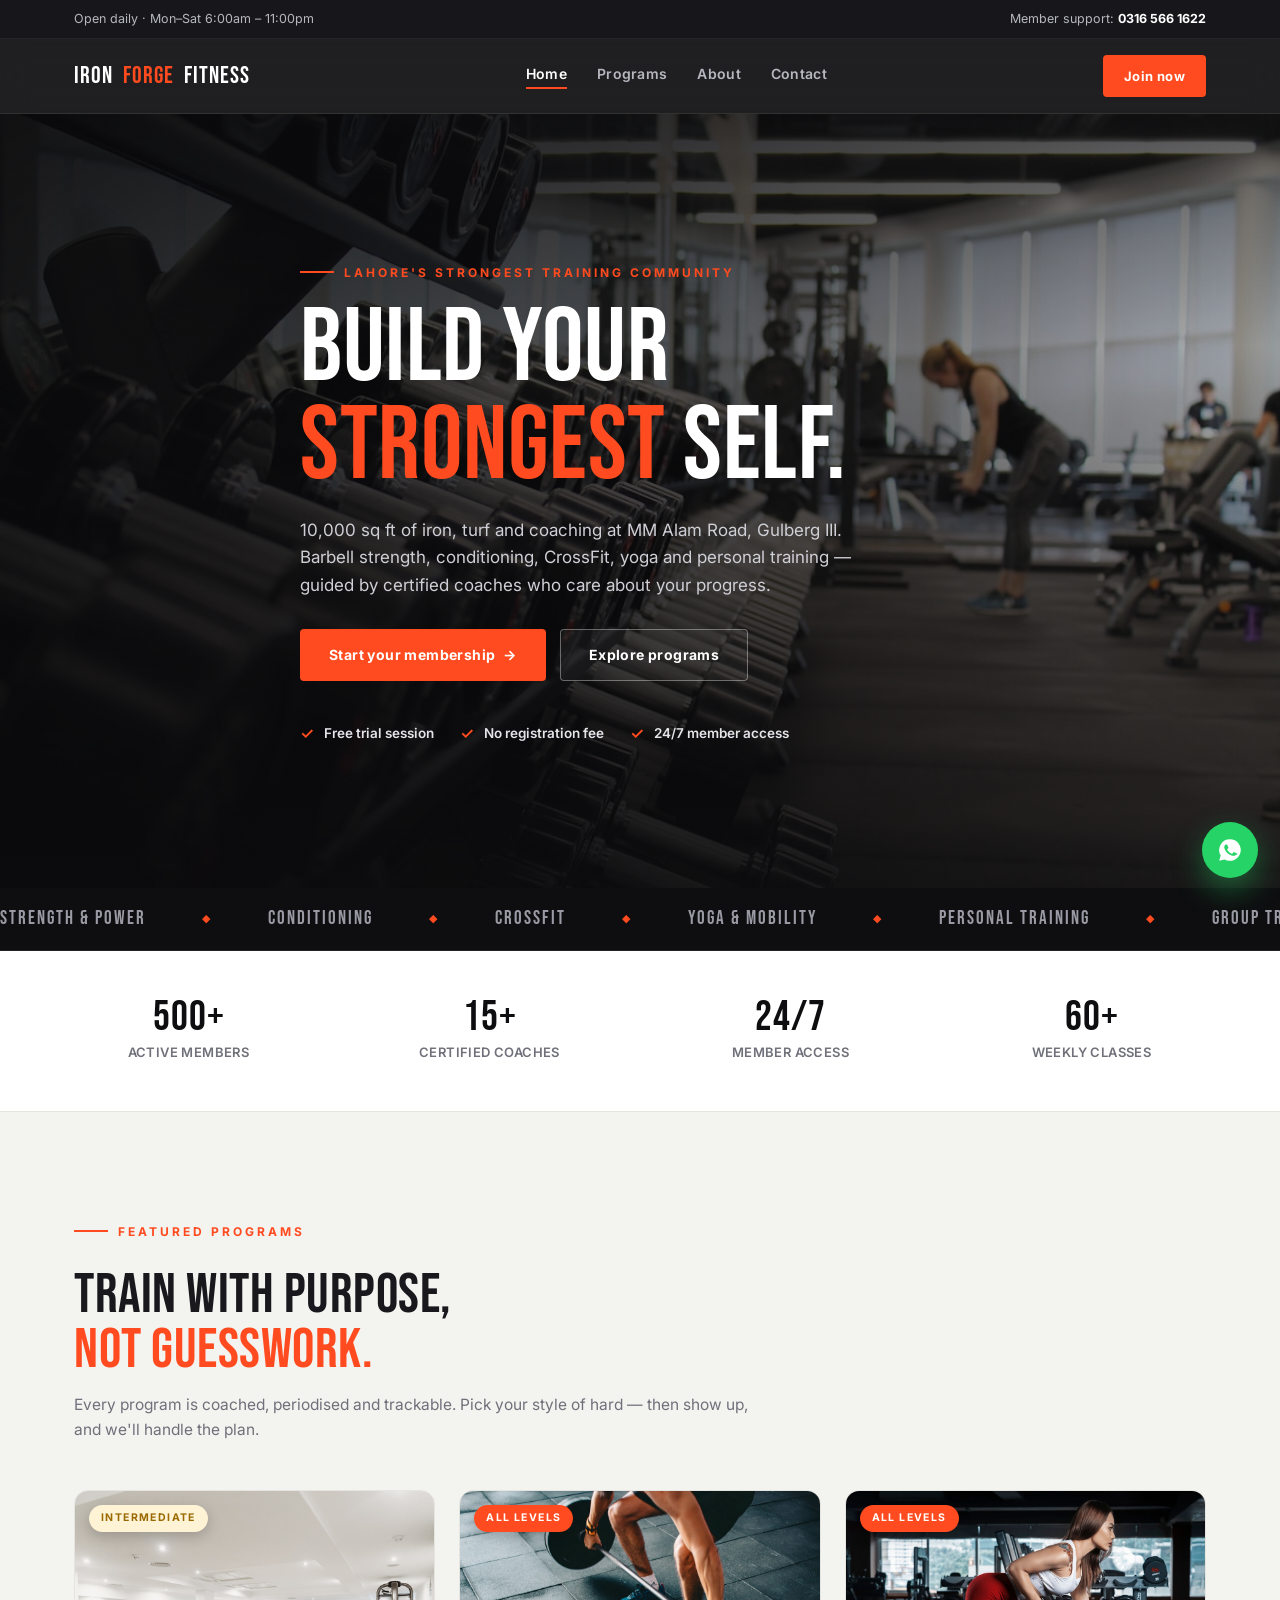
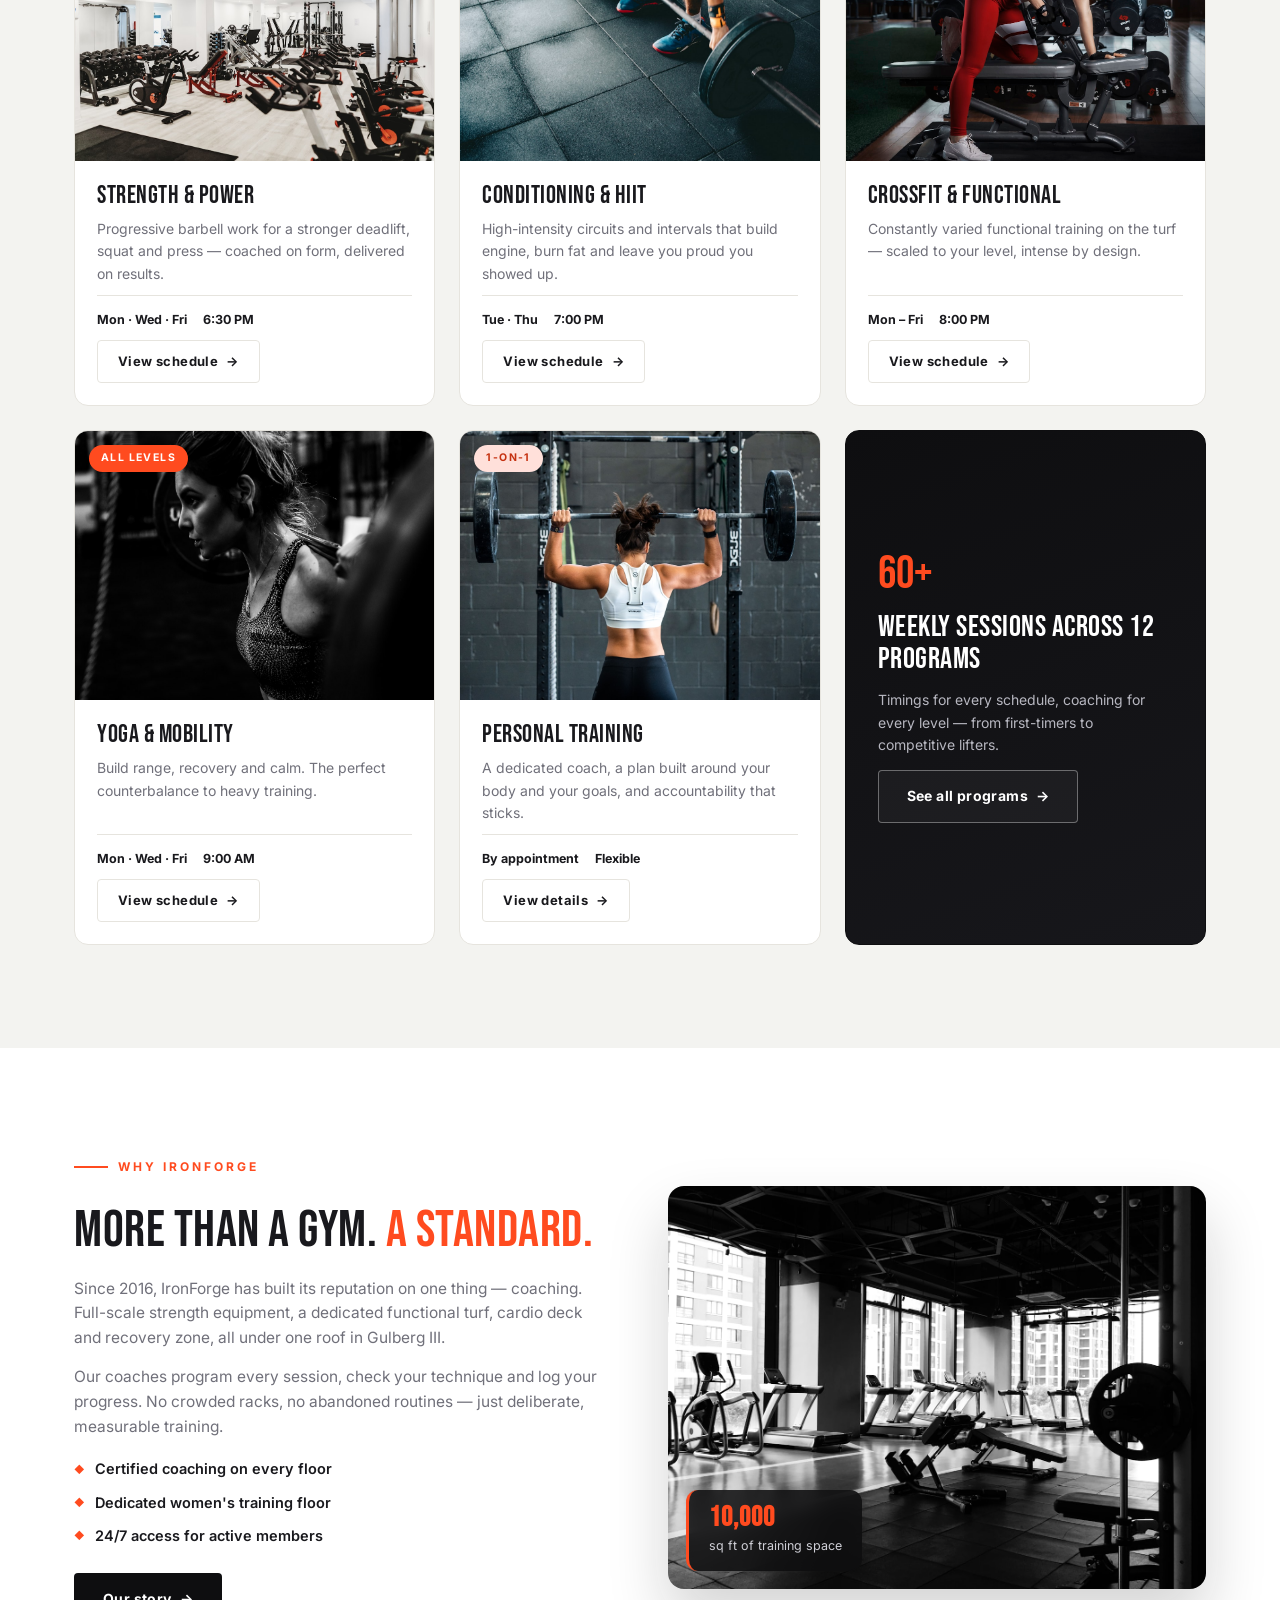
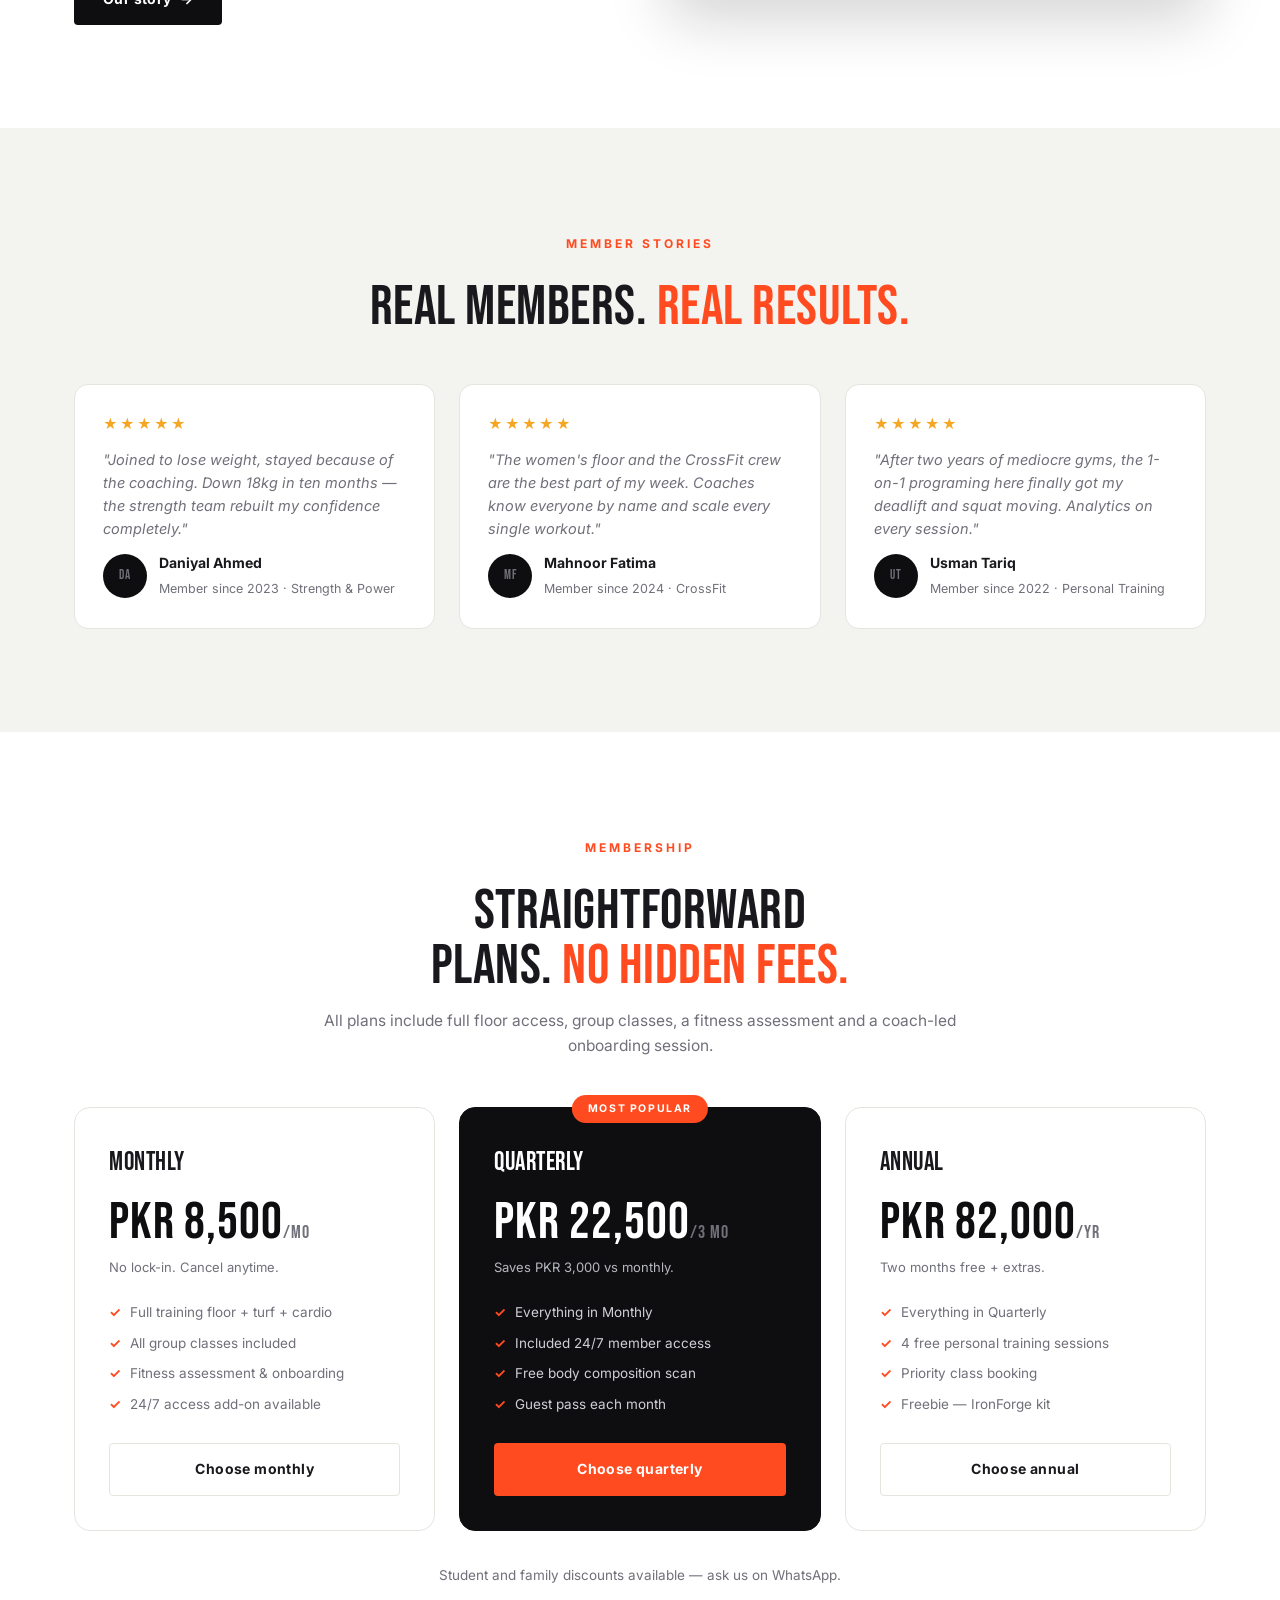
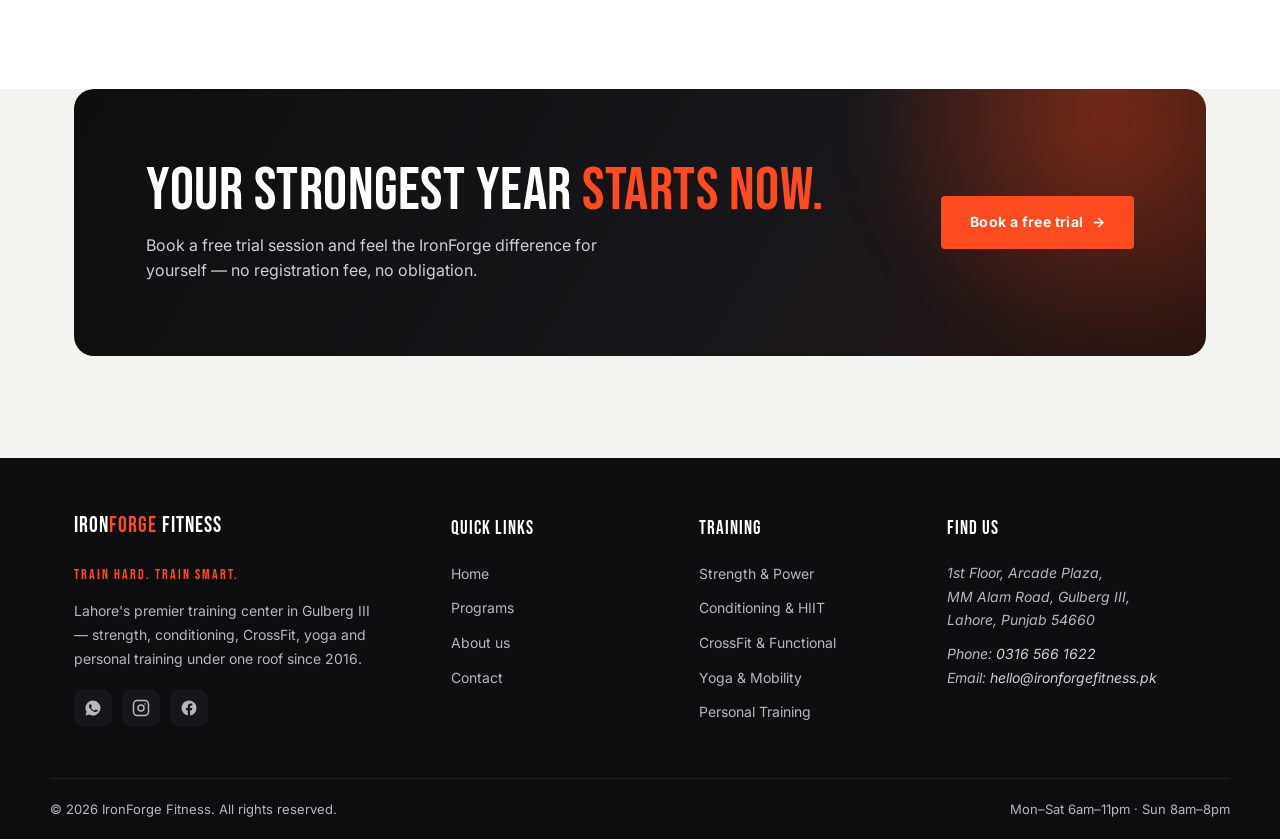
<file: index.html>
<!DOCTYPE html>
<html lang="en">
<head>
<meta charset="UTF-8" />
<meta name="viewport" content="width=device-width, initial-scale=1.0" />
<link rel="icon" type="image/svg+xml" href="/favicon.svg" />
<title>IronForge Fitness — Premier Gym &amp; Training Center in Lahore</title>
<meta name="description" content="IronForge Fitness — Lahore's premium training center in Gulberg III. Strength, conditioning, CrossFit, yoga and personal training with certified coaches, open 24/7." />
<meta name="theme-color" content="#0E0E10" />
<link rel="preconnect" href="https://fonts.googleapis.com" />
<link rel="preconnect" href="https://fonts.gstatic.com" crossorigin />
<link href="https://fonts.googleapis.com/css2?family=Bebas+Neue&family=Inter:wght@400;500;600;700;800&display=swap" rel="stylesheet" />
<link rel="stylesheet" href="css/style.css" />
</head>
<body>
<div class="sp" id="sp" aria-hidden="true"></div>
<a class="skip" href="#main">Skip to content</a>

<div class="top-bar"><div class="container"><span>Open daily · Mon–Sat 6:00am – 11:00pm</span><span>Member support: <a href="tel:+923165661622"><strong>0316 566 1622</strong></a></span></div></div>

<header id="site-header">
  <div class="container nav">
    <a class="brand" href="index.html">IRON<span>FORGE</span> FITNESS</a>
    <nav class="nav-links" id="nav-links" aria-label="Primary">
      <a href="index.html" aria-current="page">Home</a>
      <a href="programs.html">Programs</a>
      <a href="about.html">About</a>
      <a href="contact.html">Contact</a>
    </nav>
    <a class="btn btn-accent btn-sm" href="https://wa.me/923165661622?text=Hello%20IronForge%20Fitness!%20I'm%20interested%20in%20your%20membership%20plans." target="_blank" rel="noopener">Join now</a>
    <button class="nav-toggle" id="nav-toggle" aria-expanded="false" aria-controls="nav-links" aria-label="Toggle navigation menu">
      <span></span><span></span><span></span>
    </button>
  </div>
</header>

<main id="main">
  <section class="hero">
    <div class="hero-bg" aria-hidden="true" style="background-image:url('images/gym-01.jpg')"></div>
    <div class="container">
      <div class="hero-inner">
        <span class="kicker rise" style="--d:.05s">Lahore's strongest training community</span>
        <h1 class="rise" style="--d:.15s">BUILD YOUR <span>STRONGEST</span> SELF.</h1>
        <p class="rise" style="--d:.25s">10,000 sq ft of iron, turf and coaching at MM Alam Road, Gulberg III. Barbell strength, conditioning, CrossFit, yoga and personal training — guided by certified coaches who care about your progress.</p>
        <div class="hero-actions rise" style="--d:.35s">
          <a class="btn btn-accent" href="https://wa.me/923165661622?text=Hello%20IronForge%20Fitness!%20I'm%20interested%20in%20your%20membership%20plans." target="_blank" rel="noopener">Start your membership <span class="arr">→</span></a>
          <a class="btn btn-ghost" href="programs.html">Explore programs</a>
        </div>
        <div class="hero-proof rise" style="--d:.45s">
          <div><span class="chk">✓</span> Free trial session</div>
          <div><span class="chk">✓</span> No registration fee</div>
          <div><span class="chk">✓</span> 24/7 member access</div>
        </div>
      </div>
    </div>
  </section>

  <div class="marquee" aria-hidden="true">
    <div class="marquee-track">
      <span>Strength &amp; Power</span><span>Conditioning</span><span>CrossFit</span><span>Yoga &amp; Mobility</span><span>Personal Training</span><span>Group Training</span><span>Women's Training</span>
      <span>Strength &amp; Power</span><span>Conditioning</span><span>CrossFit</span><span>Yoga &amp; Mobility</span><span>Personal Training</span><span>Group Training</span><span>Women's Training</span>
    </div>
  </div>

  <div class="stats"><div class="container stats-grid">
    <div class="stat"><strong data-count="500" data-suffix="+">500+</strong><span>Active members</span></div>
    <div class="stat"><strong data-count="15" data-suffix="+">15+</strong><span>Certified coaches</span></div>
    <div class="stat"><strong>24/7</strong><span>Member access</span></div>
    <div class="stat"><strong data-count="60" data-suffix="+">60+</strong><span>Weekly classes</span></div>
  </div></div>

  <section id="programs">
    <div class="container">
      <div class="sec-head reveal">
        <span class="kicker">Featured programs</span>
        <h2>Train with purpose, <span>not guesswork.</span></h2>
        <p>Every program is coached, periodised and trackable. Pick your style of hard — then show up, and we'll handle the plan.</p>
      </div>
      <div class="feat-grid">
        <article class="prog reveal">
          <a class="prog-media" href="programs.html"><img src="images/gym-04.jpg" alt="Member pressing a loaded barbell in the strength zone at IronForge Fitness" loading="lazy" /><span class="tag intermediate">Intermediate</span></a>
          <div class="prog-body">
            <h3>Strength &amp; Power</h3>
            <p>Progressive barbell work for a stronger deadlift, squat and press — coached on form, delivered on results.</p>
            <div class="prog-meta"><span><b>Mon · Wed · Fri</b></span><span><b>6:30 PM</b></span></div>
            <a class="btn btn-soft btn-sm" href="programs.html#strength">View schedule <span class="arr">→</span></a>
          </div>
        </article>
        <article class="prog reveal">
          <a class="prog-media" href="programs.html"><img src="images/gym-10.jpg" alt="Spin class underway on the cardio deck at IronForge Fitness" loading="lazy" /><span class="tag all">All levels</span></a>
          <div class="prog-body">
            <h3>Conditioning &amp; HIIT</h3>
            <p>High-intensity circuits and intervals that build engine, burn fat and leave you proud you showed up.</p>
            <div class="prog-meta"><span><b>Tue · Thu</b></span><span><b>7:00 PM</b></span></div>
            <a class="btn btn-soft btn-sm" href="programs.html#conditioning">View schedule <span class="arr">→</span></a>
          </div>
        </article>
        <article class="prog reveal">
          <a class="prog-media" href="programs.html"><img src="images/gym-09.jpg" alt="Athletes moving through a functional CrossFit circuit at IronForge Fitness" loading="lazy" /><span class="tag all">All levels</span></a>
          <div class="prog-body">
            <h3>CrossFit &amp; Functional</h3>
            <p>Constantly varied functional training on the turf — scaled to your level, intense by design.</p>
            <div class="prog-meta"><span><b>Mon – Fri</b></span><span><b>8:00 PM</b></span></div>
            <a class="btn btn-soft btn-sm" href="programs.html#crossfit">View schedule <span class="arr">→</span></a>
          </div>
        </article>
        <article class="prog reveal">
          <a class="prog-media" href="programs.html"><img src="images/gym-11.jpg" alt="Member stretching in a yoga and mobility class at IronForge Fitness" loading="lazy" /><span class="tag all">All levels</span></a>
          <div class="prog-body">
            <h3>Yoga &amp; Mobility</h3>
            <p>Build range, recovery and calm. The perfect counterbalance to heavy training.</p>
            <div class="prog-meta"><span><b>Mon · Wed · Fri</b></span><span><b>9:00 AM</b></span></div>
            <a class="btn btn-soft btn-sm" href="programs.html#yoga">View schedule <span class="arr">→</span></a>
          </div>
        </article>
        <article class="prog reveal">
          <a class="prog-media" href="programs.html"><img src="images/gym-06.jpg" alt="IronForge personal training coach spotting a client on the gym floor" loading="lazy" /><span class="tag advanced">1-on-1</span></a>
          <div class="prog-body">
            <h3>Personal Training</h3>
            <p>A dedicated coach, a plan built around your body and your goals, and accountability that sticks.</p>
            <div class="prog-meta"><span><b>By appointment</b></span><span><b>Flexible</b></span></div>
            <a class="btn btn-soft btn-sm" href="programs.html#personal">View details <span class="arr">→</span></a>
          </div>
        </article>
        <div class="prog-all reveal">
          <span class="count">60+</span>
          <h3>WEEKLY SESSIONS ACROSS 12 PROGRAMS</h3>
          <p>Timings for every schedule, coaching for every level — from first-timers to competitive lifters.</p>
          <a class="btn btn-ghost" href="programs.html">See all programs <span class="arr">→</span></a>
        </div>
      </div>
    </div>
  </section>

  <section id="about" class="alt">
    <div class="container">
      <div class="split">
        <div class="text reveal">
          <span class="kicker">Why IronForge</span>
          <h2>More than a gym. <span>A standard.</span></h2>
          <p>Since 2016, IronForge has built its reputation on one thing — coaching. Full-scale strength equipment, a dedicated functional turf, cardio deck and recovery zone, all under one roof in Gulberg III.</p>
          <p>Our coaches program every session, check your technique and log your progress. No crowded racks, no abandoned routines — just deliberate, measurable training.</p>
          <ul>
            <li>Certified coaching on every floor</li>
            <li>Dedicated women's training floor</li>
            <li>24/7 access for active members</li>
          </ul>
          <a class="btn btn-dark" href="about.html">Our story <span class="arr">→</span></a>
        </div>
        <div class="split-media reveal">
          <img src="images/gym-02.jpg" alt="Inside the main training floor at IronForge Fitness in Gulberg III, Lahore" loading="lazy" />
          <div class="split-badge"><strong>10,000</strong><span>sq ft of training space</span></div>
        </div>
      </div>
    </div>
  </section>

  <section id="results">
    <div class="container">
      <div class="sec-head reveal sec-center"><span class="kicker">Member stories</span><h2>Real members. <span>Real results.</span></h2></div>
      <div class="tst-grid">
        <div class="tst reveal"><div class="stars" aria-hidden="true">★★★★★</div><blockquote>"Joined to lose weight, stayed because of the coaching. Down 18kg in ten months — the strength team rebuilt my confidence completely."</blockquote><div class="who"><span class="init">DA</span><div><strong>Daniyal Ahmed</strong><span>Member since 2023 · Strength &amp; Power</span></div></div></div>
        <div class="tst reveal"><div class="stars" aria-hidden="true">★★★★★</div><blockquote>"The women's floor and the CrossFit crew are the best part of my week. Coaches know everyone by name and scale every single workout."</blockquote><div class="who"><span class="init">MF</span><div><strong>Mahnoor Fatima</strong><span>Member since 2024 · CrossFit</span></div></div></div>
        <div class="tst reveal"><div class="stars" aria-hidden="true">★★★★★</div><blockquote>"After two years of mediocre gyms, the 1-on-1 programing here finally got my deadlift and squat moving. Analytics on every session."</blockquote><div class="who"><span class="init">UT</span><div><strong>Usman Tariq</strong><span>Member since 2022 · Personal Training</span></div></div></div>
      </div>
    </div>
  </section>

  <section id="pricing" class="alt">
    <div class="container">
      <div class="sec-head reveal sec-center"><span class="kicker">Membership</span><h2>Straightforward plans. <span>No hidden fees.</span></h2><p>All plans include full floor access, group classes, a fitness assessment and a coach-led onboarding session.</p></div>
      <div class="price-grid">
        <div class="price reveal">
          <h3>MONTHLY</h3>
          <div class="amt">PKR 8,500<small>/mo</small></div>
          <div class="per">No lock-in. Cancel anytime.</div>
          <ul>
            <li>Full training floor + turf + cardio</li>
            <li>All group classes included</li>
            <li>Fitness assessment &amp; onboarding</li>
            <li>24/7 access add-on available</li>
          </ul>
          <a class="btn btn-soft btn-block" href="https://wa.me/923165661622?text=Hello%20IronForge%20Fitness!%20I'm%20interested%20in%20your%20monthly%20membership%20plan." target="_blank" rel="noopener">Choose monthly</a>
        </div>
        <div class="price featured reveal">
          <span class="pop">Most popular</span>
          <h3>QUARTERLY</h3>
          <div class="amt">PKR 22,500<small>/3 mo</small></div>
          <div class="per">Saves PKR 3,000 vs monthly.</div>
          <ul>
            <li>Everything in Monthly</li>
            <li>Included 24/7 member access</li>
            <li>Free body composition scan</li>
            <li>Guest pass each month</li>
          </ul>
          <a class="btn btn-accent btn-block" href="https://wa.me/923165661622?text=Hello%20IronForge%20Fitness!%20I'm%20interested%20in%20your%20quarterly%20membership%20plan." target="_blank" rel="noopener">Choose quarterly</a>
        </div>
        <div class="price reveal">
          <h3>ANNUAL</h3>
          <div class="amt">PKR 82,000<small>/yr</small></div>
          <div class="per">Two months free + extras.</div>
          <ul>
            <li>Everything in Quarterly</li>
            <li>4 free personal training sessions</li>
            <li>Priority class booking</li>
            <li>Freebie — IronForge kit</li>
          </ul>
          <a class="btn btn-soft btn-block" href="https://wa.me/923165661622?text=Hello%20IronForge%20Fitness!%20I'm%20interested%20in%20your%20annual%20membership%20plan." target="_blank" rel="noopener">Choose annual</a>
        </div>
      </div>
      <p class="reveal" style="text-align:center;margin-top:34px;font-size:13.5px;color:var(--muted)">Student and family discounts available — ask us on WhatsApp.</p>
    </div>
  </section>

  <section id="visit" style="padding-top:0">
    <div class="container">
      <div class="cta-band reveal">
        <div>
          <h2>Your strongest year <span>starts now.</span></h2>
          <p>Book a free trial session and feel the IronForge difference for yourself — no registration fee, no obligation.</p>
        </div>
        <a class="btn btn-accent" href="https://wa.me/923165661622?text=Hello%20IronForge%20Fitness!%20I'd%20like%20to%20book%20a%20free%20trial%20session." target="_blank" rel="noopener">Book a free trial <span class="arr">→</span></a>
      </div>
    </div>
  </section>
</main>

<footer>
  <div class="container footer-grid">
    <div class="footer-about">
      <a class="brand" href="index.html">IRON<span>FORGE</span> FITNESS</a>
      <p class="tagline">Train hard. Train smart.</p>
      <p>Lahore's premier training center in Gulberg III — strength, conditioning, CrossFit, yoga and personal training under one roof since 2016.</p>
      <div class="social">
        <a href="https://wa.me/923165661622" target="_blank" rel="noopener" aria-label="IronForge Fitness on WhatsApp"><svg width="18" height="18" viewBox="0 0 24 24" fill="currentColor" aria-hidden="true"><path d="M12 2a10 10 0 0 0-8.6 15.1L2 22l5-1.3A10 10 0 1 0 12 2zm5.5 14.1c-.2.6-1.2 1.2-1.7 1.2-.5.1-1 .2-3.3-.7-2.8-1.1-4.6-4-4.7-4.2-.1-.2-1.1-1.5-1.1-2.9s.7-2 1-2.3c.2-.3.5-.3.7-.3h.5c.2 0 .4 0 .6.5l.9 2.1c.1.2.1.4 0 .6l-.5.7-.4.4c-.1.1-.3.3-.1.6.2.3.8 1.3 1.7 2.1 1.2 1.1 2.2 1.4 2.5 1.5.3.2.5.1.7-.1l1-1.2c.2-.3.4-.2.7-.1l2 1c.3.1.5.2.6.3.1.1.1.8-.1 1.3z"/></svg></a>
        <a href="#" aria-label="IronForge Fitness on Instagram"><svg width="18" height="18" viewBox="0 0 24 24" fill="none" stroke="currentColor" stroke-width="2" aria-hidden="true"><rect x="2" y="2" width="20" height="20" rx="5"/><circle cx="12" cy="12" r="4"/><circle cx="17.5" cy="6.5" r="1" fill="currentColor" stroke="none"/></svg></a>
        <a href="#" aria-label="IronForge Fitness on Facebook"><svg width="18" height="18" viewBox="0 0 24 24" fill="currentColor" aria-hidden="true"><path d="M22 12a10 10 0 1 0-11.6 9.9v-7H7.9V12h2.5V9.8c0-2.5 1.5-3.9 3.8-3.9 1.1 0 2.2.2 2.2.2v2.5h-1.3c-1.2 0-1.6.8-1.6 1.6V12h2.8l-.4 2.9h-2.4v7A10 10 0 0 0 22 12z"/></svg></a>
      </div>
    </div>
    <div class="footer-col">
      <h3>Quick links</h3>
      <ul>
        <li><a href="index.html">Home</a></li>
        <li><a href="programs.html">Programs</a></li>
        <li><a href="about.html">About us</a></li>
        <li><a href="contact.html">Contact</a></li>
      </ul>
    </div>
    <div class="footer-col">
      <h3>Training</h3>
      <ul>
        <li><a href="programs.html#strength">Strength &amp; Power</a></li>
        <li><a href="programs.html#conditioning">Conditioning &amp; HIIT</a></li>
        <li><a href="programs.html#crossfit">CrossFit &amp; Functional</a></li>
        <li><a href="programs.html#yoga">Yoga &amp; Mobility</a></li>
        <li><a href="programs.html#personal">Personal Training</a></li>
      </ul>
    </div>
    <div class="footer-col">
      <h3>Find us</h3>
      <address>
        <p>1st Floor, Arcade Plaza,<br />MM Alam Road, Gulberg III,<br />Lahore, Punjab 54660</p>
        <p style="margin-top:10px">Phone: <a href="tel:+923165661622">0316 566 1622</a><br />Email: <a href="mailto:hello@ironforgefitness.pk">hello@ironforgefitness.pk</a></p>
      </address>
    </div>
  </div>
  <div class="container footer-bottom">
    <span>© 2026 IronForge Fitness. All rights reserved.</span>
    <span>Mon–Sat 6am–11pm · Sun 8am–8pm</span>
  </div>
</footer>

<a class="wa" href="https://wa.me/923165661622?text=Hello%20IronForge%20Fitness!%20I'm%20interested%20in%20your%20membership%20plans." target="_blank" rel="noopener" aria-label="Chat with IronForge Fitness on WhatsApp">
  <svg width="26" height="26" viewBox="0 0 24 24" fill="currentColor" aria-hidden="true"><path d="M12 2a10 10 0 0 0-8.6 15.1L2 22l5-1.3A10 10 0 1 0 12 2zm5.5 14.1c-.2.6-1.2 1.2-1.7 1.2-.5.1-1 .2-3.3-.7-2.8-1.1-4.6-4-4.7-4.2-.1-.2-1.1-1.5-1.1-2.9s.7-2 1-2.3c.2-.3.5-.3.7-.3h.5c.2 0 .4 0 .6.5l.9 2.1c.1.2.1.4 0 .6l-.5.7-.4.4c-.1.1-.3.3-.1.6.2.3.8 1.3 1.7 2.1 1.2 1.1 2.2 1.4 2.5 1.5.3.2.5.1.7-.1l1-1.2c.2-.3.4-.2.7-.1l2 1c.3.1.5.2.6.3.1.1.1.8-.1 1.3z"/></svg>
</a>

<script src="js/main.js"></script>
</body>
</html>
</file>
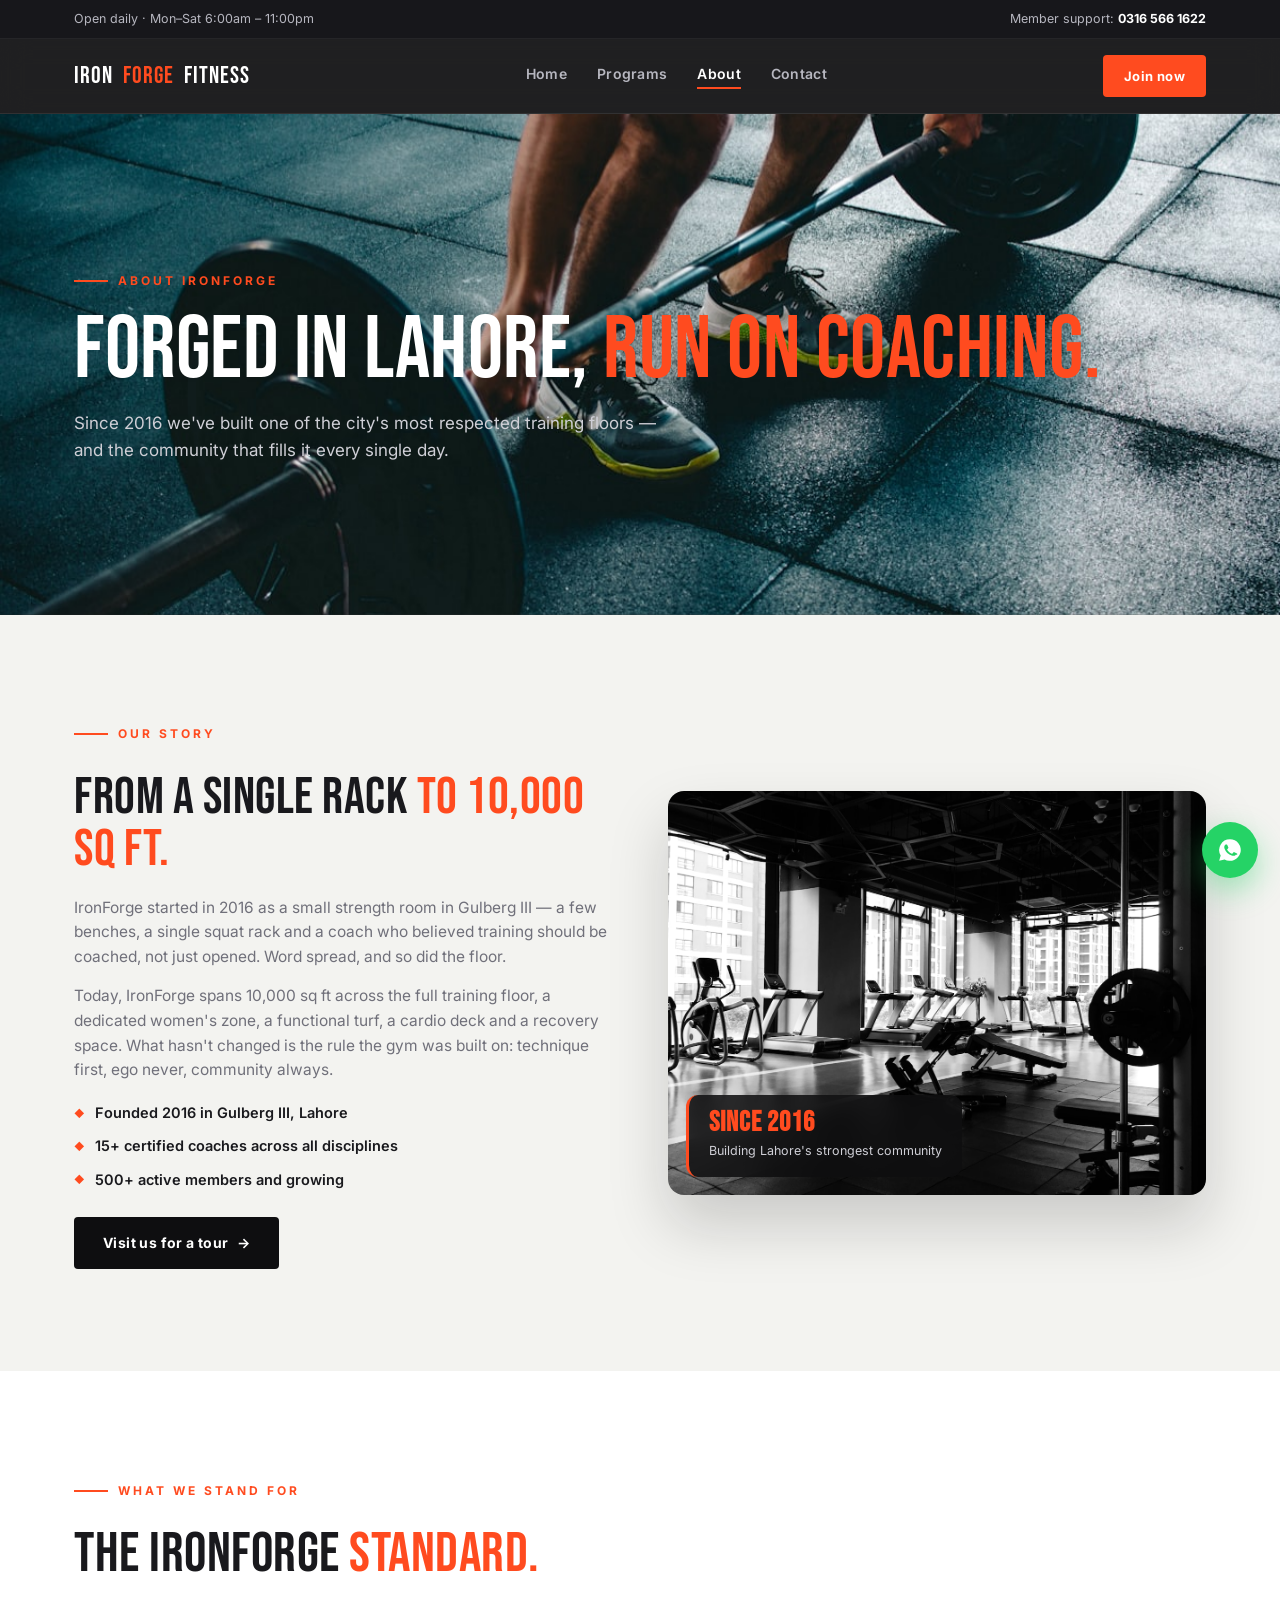
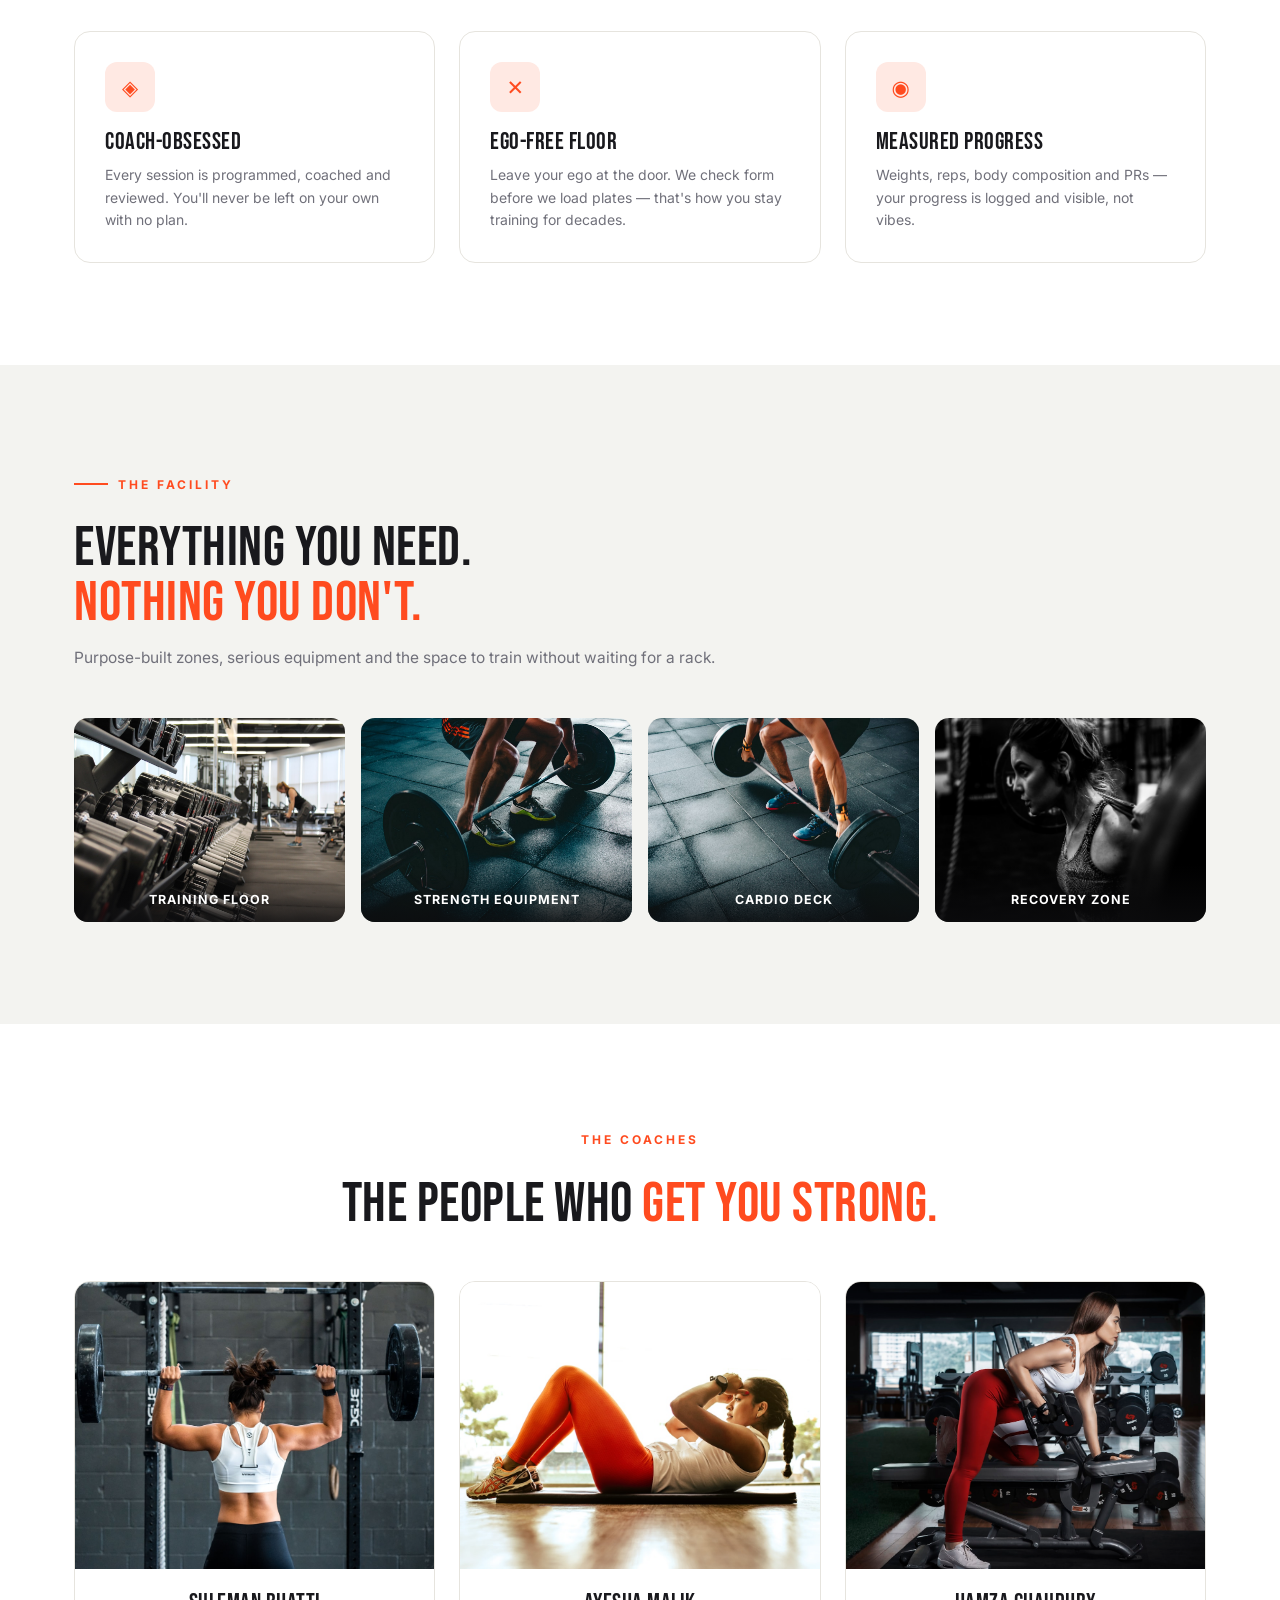
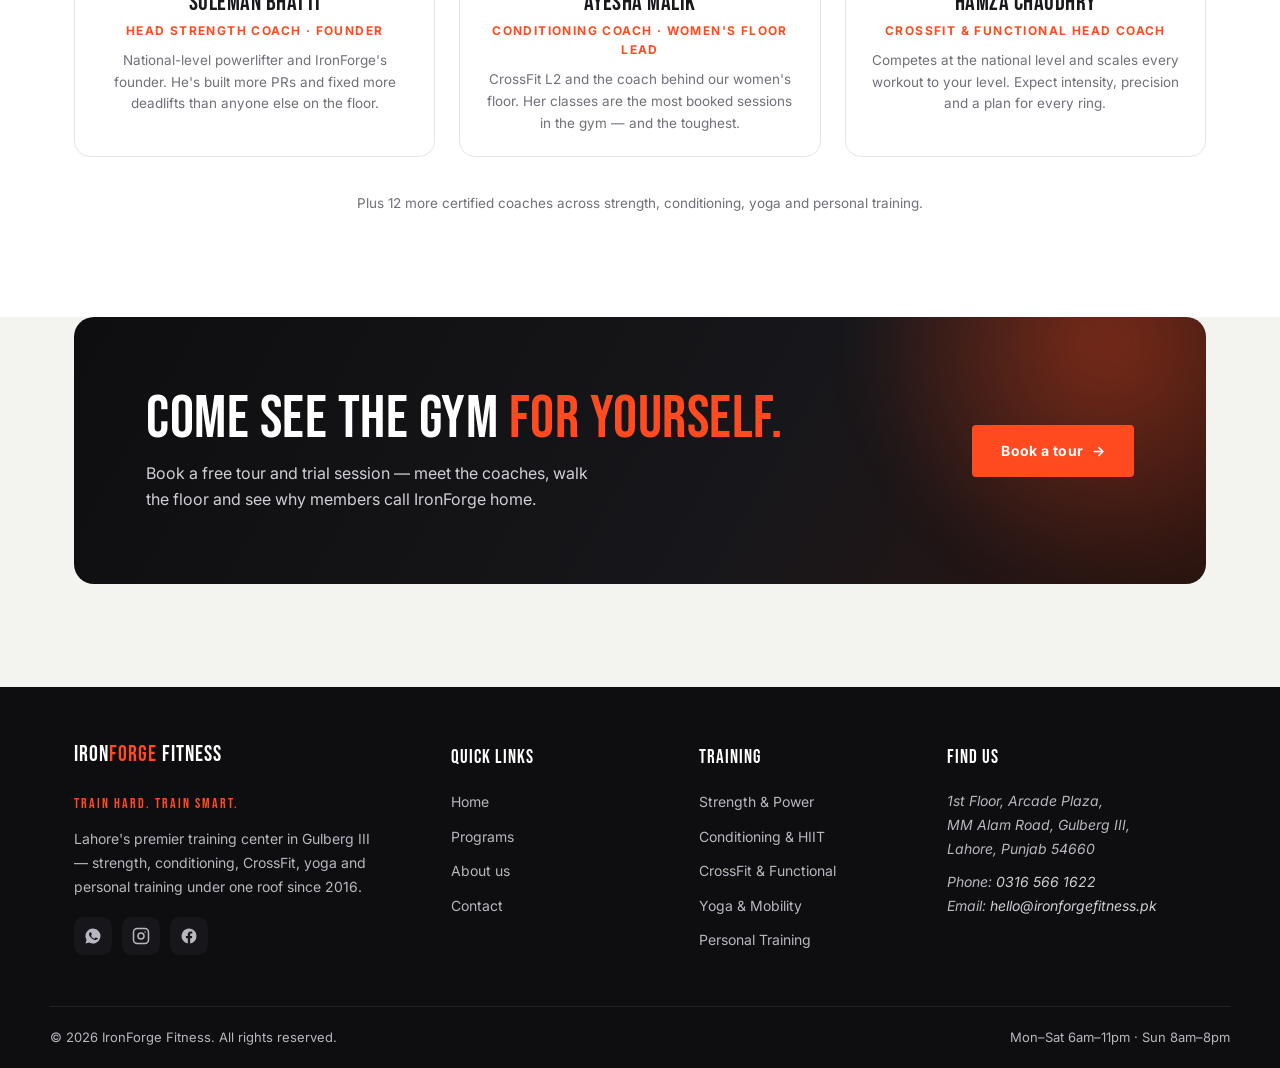
<file: about.html>
<!DOCTYPE html>
<html lang="en">
<head>
<meta charset="UTF-8" />
<meta name="viewport" content="width=device-width, initial-scale=1.0" />
<link rel="icon" type="image/svg+xml" href="/favicon.svg" />
<title>About Us — IronForge Fitness Lahore</title>
<meta name="description" content="The IronForge Fitness story — a 10,000 sq ft training center on MM Alam Road, Lahore with certified coaches, a dedicated women's floor and a community since 2016." />
<meta name="theme-color" content="#0E0E10" />
<link rel="preconnect" href="https://fonts.googleapis.com" />
<link rel="preconnect" href="https://fonts.gstatic.com" crossorigin />
<link href="https://fonts.googleapis.com/css2?family=Bebas+Neue&family=Inter:wght@400;500;600;700;800&display=swap" rel="stylesheet" />
<link rel="stylesheet" href="css/style.css" />
</head>
<body>
<div class="sp" id="sp" aria-hidden="true"></div>
<a class="skip" href="#main">Skip to content</a>

<div class="top-bar"><div class="container"><span>Open daily · Mon–Sat 6:00am – 11:00pm</span><span>Member support: <a href="tel:+923165661622"><strong>0316 566 1622</strong></a></span></div></div>

<header id="site-header">
  <div class="container nav">
    <a class="brand" href="index.html">IRON<span>FORGE</span> FITNESS</a>
    <nav class="nav-links" id="nav-links" aria-label="Primary">
      <a href="index.html">Home</a>
      <a href="programs.html">Programs</a>
      <a href="about.html" aria-current="page">About</a>
      <a href="contact.html">Contact</a>
    </nav>
    <a class="btn btn-accent btn-sm" href="https://wa.me/923165661622?text=Hello%20IronForge%20Fitness!%20I'm%20interested%20in%20your%20membership%20plans." target="_blank" rel="noopener">Join now</a>
    <button class="nav-toggle" id="nav-toggle" aria-expanded="false" aria-controls="nav-links" aria-label="Toggle navigation menu">
      <span></span><span></span><span></span>
    </button>
  </div>
</header>

<main id="main">
  <section class="page-hero">
    <div class="hero-bg" aria-hidden="true" style="background-image:url('images/gym-05.jpg')"></div>
    <div class="container">
      <span class="kicker rise" style="--d:.05s">About IronForge</span>
      <h1 class="rise" style="--d:.15s">FORGED IN LAHORE, <span>RUN ON COACHING.</span></h1>
      <p class="rise" style="--d:.25s">Since 2016 we've built one of the city's most respected training floors — and the community that fills it every single day.</p>
    </div>
  </section>

  <section id="story">
    <div class="container">
      <div class="split">
        <div class="text reveal">
          <span class="kicker">Our story</span>
          <h2>FROM A SINGLE RACK <span>TO 10,000 SQ FT.</span></h2>
          <p>IronForge started in 2016 as a small strength room in Gulberg III — a few benches, a single squat rack and a coach who believed training should be coached, not just opened. Word spread, and so did the floor.</p>
          <p>Today, IronForge spans 10,000 sq ft across the full training floor, a dedicated women's zone, a functional turf, a cardio deck and a recovery space. What hasn't changed is the rule the gym was built on: technique first, ego never, community always.</p>
          <ul>
            <li>Founded 2016 in Gulberg III, Lahore</li>
            <li>15+ certified coaches across all disciplines</li>
            <li>500+ active members and growing</li>
          </ul>
          <a class="btn btn-dark" href="contact.html">Visit us for a tour <span class="arr">→</span></a>
        </div>
        <div class="split-media reveal">
          <img src="images/gym-02.jpg" alt="Open training floor of IronForge Fitness in Gulberg III, Lahore" loading="lazy" />
          <div class="split-badge"><strong>SINCE 2016</strong><span>Building Lahore's strongest community</span></div>
        </div>
      </div>
    </div>
  </section>

  <section id="values" class="alt">
    <div class="container">
      <div class="sec-head reveal">
        <span class="kicker">What we stand for</span>
        <h2>THE IRONFORGE <span>STANDARD.</span></h2>
      </div>
      <div class="value-grid">
        <div class="value-card reveal"><span class="ic">◈</span><h3>Coach-obsessed</h3><p>Every session is programmed, coached and reviewed. You'll never be left on your own with no plan.</p></div>
        <div class="value-card reveal"><span class="ic">✕</span><h3>Ego-free floor</h3><p>Leave your ego at the door. We check form before we load plates — that's how you stay training for decades.</p></div>
        <div class="value-card reveal"><span class="ic">◉</span><h3>Measured progress</h3><p>Weights, reps, body composition and PRs — your progress is logged and visible, not vibes.</p></div>
      </div>
    </div>
  </section>

  <section id="facilities">
    <div class="container">
      <div class="sec-head reveal">
        <span class="kicker">The facility</span>
        <h2>EVERYTHING YOU NEED. <span>NOTHING YOU DON'T.</span></h2>
        <p>Purpose-built zones, serious equipment and the space to train without waiting for a rack.</p>
      </div>
      <div class="gallery-grid">
        <figure class="gallery-item reveal"><img src="images/gym-01.jpg" alt="Athletes training across the general floor at IronForge Fitness" loading="lazy" /><figcaption>Training floor</figcaption></figure>
        <figure class="gallery-item reveal"><img src="images/gym-05.jpg" alt="Wall of dumbbells and plate-loaded equipment at IronForge" loading="lazy" /><figcaption>Strength equipment</figcaption></figure>
        <figure class="gallery-item reveal"><img src="images/gym-10.jpg" alt="Cardio deck with rowers and bikes at IronForge Fitness" loading="lazy" /><figcaption>Cardio deck</figcaption></figure>
        <figure class="gallery-item reveal"><img src="images/gym-11.jpg" alt="Recovery and mobility space used for stretching at IronForge" loading="lazy" /><figcaption>Recovery zone</figcaption></figure>
      </div>
    </div>
  </section>

  <section id="coaches" class="alt">
    <div class="container">
      <div class="sec-head reveal sec-center"><span class="kicker">The coaches</span><h2>THE PEOPLE WHO <span>GET YOU STRONG.</span></h2></div>
      <div class="coach-grid">
        <div class="coach reveal">
          <div class="coach-media"><img src="images/gym-06.jpg" alt="Suleman Bhatti, Head Strength Coach at IronForge Fitness" loading="lazy" /></div>
          <div class="coach-body">
            <h3>Suleman Bhatti</h3>
            <div class="role">Head Strength Coach · Founder</div>
            <p>National-level powerlifter and IronForge's founder. He's built more PRs and fixed more deadlifts than anyone else on the floor.</p>
          </div>
        </div>
        <div class="coach reveal">
          <div class="coach-media"><img src="images/gym-08.jpg" alt="Ayesha Malik, Conditioning Coach and women's floor lead at IronForge" loading="lazy" /></div>
          <div class="coach-body">
            <h3>Ayesha Malik</h3>
            <div class="role">Conditioning Coach · Women's Floor Lead</div>
            <p>CrossFit L2 and the coach behind our women's floor. Her classes are the most booked sessions in the gym — and the toughest.</p>
          </div>
        </div>
        <div class="coach reveal">
          <div class="coach-media"><img src="images/gym-09.jpg" alt="Hamza Chaudhry, CrossFit and functional training coach at IronForge" loading="lazy" /></div>
          <div class="coach-body">
            <h3>Hamza Chaudhry</h3>
            <div class="role">CrossFit &amp; Functional Head Coach</div>
            <p>Competes at the national level and scales every workout to your level. Expect intensity, precision and a plan for every ring.</p>
          </div>
        </div>
      </div>
      <p class="reveal" style="text-align:center;margin-top:36px;font-size:13.5px;color:var(--muted)">Plus 12 more certified coaches across strength, conditioning, yoga and personal training.</p>
    </div>
  </section>

  <section id="visit" style="padding-top:0">
    <div class="container">
      <div class="cta-band reveal">
        <div>
          <h2>Come see the gym <span>for yourself.</span></h2>
          <p>Book a free tour and trial session — meet the coaches, walk the floor and see why members call IronForge home.</p>
        </div>
        <a class="btn btn-accent" href="https://wa.me/923165661622?text=Hello%20IronForge%20Fitness!%20I'd%20like%20to%20book%20a%20gym%20tour%20and%20free%20trial%20session." target="_blank" rel="noopener">Book a tour <span class="arr">→</span></a>
      </div>
    </div>
  </section>
</main>

<footer>
  <div class="container footer-grid">
    <div class="footer-about">
      <a class="brand" href="index.html">IRON<span>FORGE</span> FITNESS</a>
      <p class="tagline">Train hard. Train smart.</p>
      <p>Lahore's premier training center in Gulberg III — strength, conditioning, CrossFit, yoga and personal training under one roof since 2016.</p>
      <div class="social">
        <a href="https://wa.me/923165661622" target="_blank" rel="noopener" aria-label="IronForge Fitness on WhatsApp"><svg width="18" height="18" viewBox="0 0 24 24" fill="currentColor" aria-hidden="true"><path d="M12 2a10 10 0 0 0-8.6 15.1L2 22l5-1.3A10 10 0 1 0 12 2zm5.5 14.1c-.2.6-1.2 1.2-1.7 1.2-.5.1-1 .2-3.3-.7-2.8-1.1-4.6-4-4.7-4.2-.1-.2-1.1-1.5-1.1-2.9s.7-2 1-2.3c.2-.3.5-.3.7-.3h.5c.2 0 .4 0 .6.5l.9 2.1c.1.2.1.4 0 .6l-.5.7-.4.4c-.1.1-.3.3-.1.6.2.3.8 1.3 1.7 2.1 1.2 1.1 2.2 1.4 2.5 1.5.3.2.5.1.7-.1l1-1.2c.2-.3.4-.2.7-.1l2 1c.3.1.5.2.6.3.1.1.1.8-.1 1.3z"/></svg></a>
        <a href="#" aria-label="IronForge Fitness on Instagram"><svg width="18" height="18" viewBox="0 0 24 24" fill="none" stroke="currentColor" stroke-width="2" aria-hidden="true"><rect x="2" y="2" width="20" height="20" rx="5"/><circle cx="12" cy="12" r="4"/><circle cx="17.5" cy="6.5" r="1" fill="currentColor" stroke="none"/></svg></a>
        <a href="#" aria-label="IronForge Fitness on Facebook"><svg width="18" height="18" viewBox="0 0 24 24" fill="currentColor" aria-hidden="true"><path d="M22 12a10 10 0 1 0-11.6 9.9v-7H7.9V12h2.5V9.8c0-2.5 1.5-3.9 3.8-3.9 1.1 0 2.2.2 2.2.2v2.5h-1.3c-1.2 0-1.6.8-1.6 1.6V12h2.8l-.4 2.9h-2.4v7A10 10 0 0 0 22 12z"/></svg></a>
      </div>
    </div>
    <div class="footer-col">
      <h3>Quick links</h3>
      <ul>
        <li><a href="index.html">Home</a></li>
        <li><a href="programs.html">Programs</a></li>
        <li><a href="about.html">About us</a></li>
        <li><a href="contact.html">Contact</a></li>
      </ul>
    </div>
    <div class="footer-col">
      <h3>Training</h3>
      <ul>
        <li><a href="programs.html#strength">Strength &amp; Power</a></li>
        <li><a href="programs.html#conditioning">Conditioning &amp; HIIT</a></li>
        <li><a href="programs.html#crossfit">CrossFit &amp; Functional</a></li>
        <li><a href="programs.html#yoga">Yoga &amp; Mobility</a></li>
        <li><a href="programs.html#personal">Personal Training</a></li>
      </ul>
    </div>
    <div class="footer-col">
      <h3>Find us</h3>
      <address>
        <p>1st Floor, Arcade Plaza,<br />MM Alam Road, Gulberg III,<br />Lahore, Punjab 54660</p>
        <p style="margin-top:10px">Phone: <a href="tel:+923165661622">0316 566 1622</a><br />Email: <a href="mailto:hello@ironforgefitness.pk">hello@ironforgefitness.pk</a></p>
      </address>
    </div>
  </div>
  <div class="container footer-bottom">
    <span>© 2026 IronForge Fitness. All rights reserved.</span>
    <span>Mon–Sat 6am–11pm · Sun 8am–8pm</span>
  </div>
</footer>

<a class="wa" href="https://wa.me/923165661622?text=Hello%20IronForge%20Fitness!%20I'm%20interested%20in%20your%20membership%20plans." target="_blank" rel="noopener" aria-label="Chat with IronForge Fitness on WhatsApp">
  <svg width="26" height="26" viewBox="0 0 24 24" fill="currentColor" aria-hidden="true"><path d="M12 2a10 10 0 0 0-8.6 15.1L2 22l5-1.3A10 10 0 1 0 12 2zm5.5 14.1c-.2.6-1.2 1.2-1.7 1.2-.5.1-1 .2-3.3-.7-2.8-1.1-4.6-4-4.7-4.2-.1-.2-1.1-1.5-1.1-2.9s.7-2 1-2.3c.2-.3.5-.3.7-.3h.5c.2 0 .4 0 .6.5l.9 2.1c.1.2.1.4 0 .6l-.5.7-.4.4c-.1.1-.3.3-.1.6.2.3.8 1.3 1.7 2.1 1.2 1.1 2.2 1.4 2.5 1.5.3.2.5.1.7-.1l1-1.2c.2-.3.4-.2.7-.1l2 1c.3.1.5.2.6.3.1.1.1.8-.1 1.3z"/></svg>
</a>

<script src="js/main.js"></script>
</body>
</html>
</file>
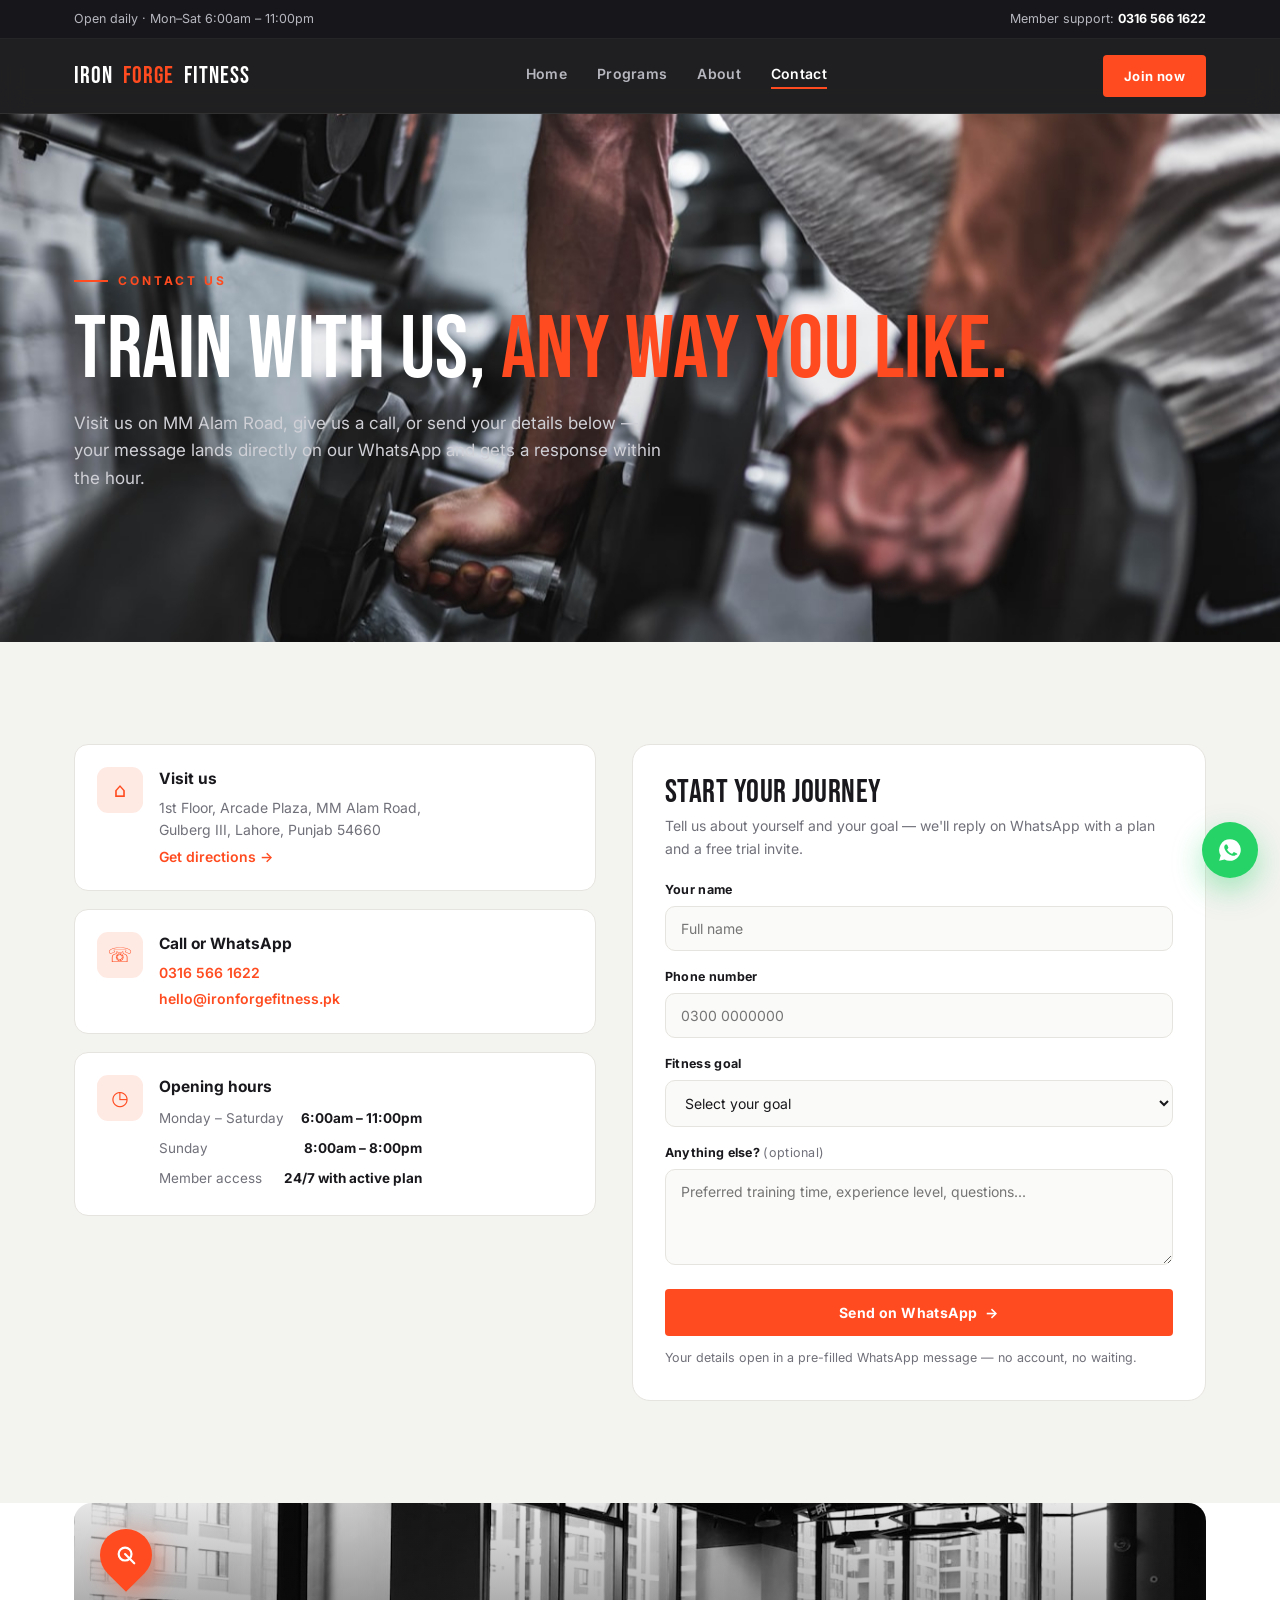
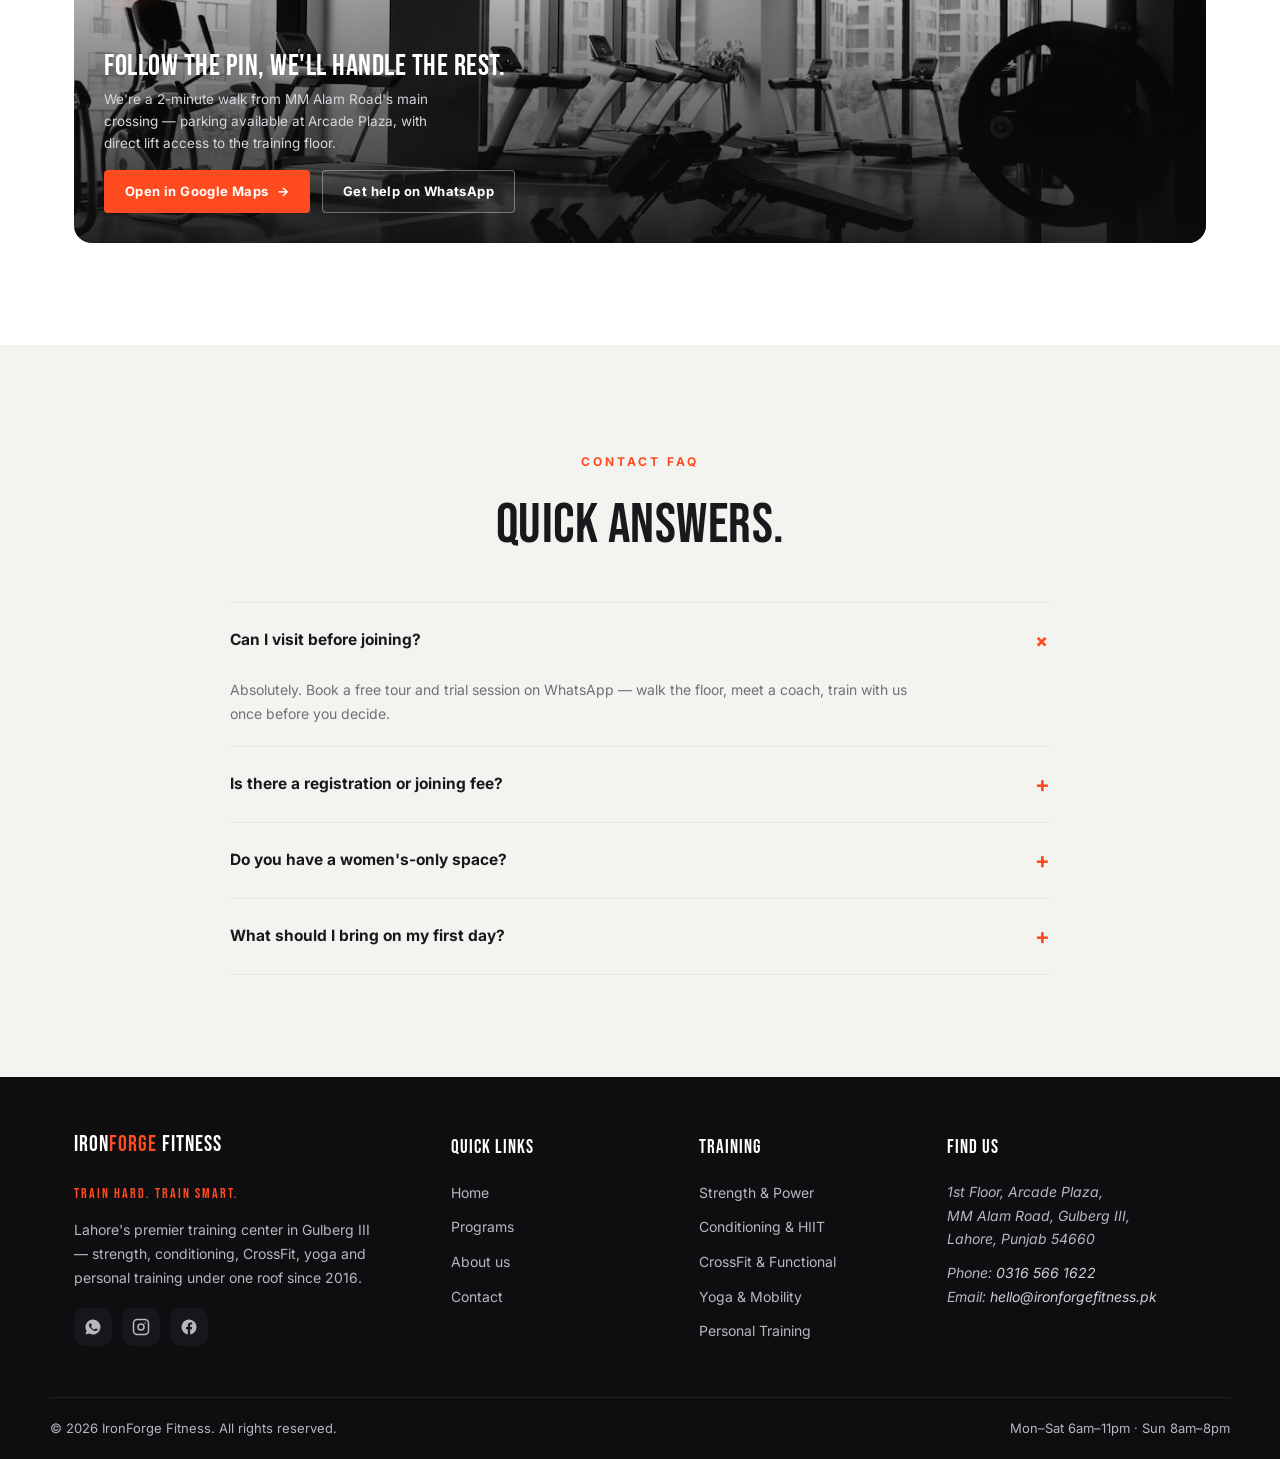
<file: contact.html>
<!DOCTYPE html>
<html lang="en">
<head>
<meta charset="UTF-8" />
<meta name="viewport" content="width=device-width, initial-scale=1.0" />
<link rel="icon" type="image/svg+xml" href="/favicon.svg" />
<title>Contact Us — IronForge Fitness Lahore</title>
<meta name="description" content="Contact IronForge Fitness on MM Alam Road, Gulberg III, Lahore. Call 0316 566 1622, visit daily 6am–11pm, or send us your fitness goal on WhatsApp." />
<meta name="theme-color" content="#0E0E10" />
<link rel="preconnect" href="https://fonts.googleapis.com" />
<link rel="preconnect" href="https://fonts.gstatic.com" crossorigin />
<link href="https://fonts.googleapis.com/css2?family=Bebas+Neue&family=Inter:wght@400;500;600;700;800&display=swap" rel="stylesheet" />
<link rel="stylesheet" href="css/style.css" />
</head>
<body>
<div class="sp" id="sp" aria-hidden="true"></div>
<a class="skip" href="#main">Skip to content</a>

<div class="top-bar"><div class="container"><span>Open daily · Mon–Sat 6:00am – 11:00pm</span><span>Member support: <a href="tel:+923165661622"><strong>0316 566 1622</strong></a></span></div></div>

<header id="site-header">
  <div class="container nav">
    <a class="brand" href="index.html">IRON<span>FORGE</span> FITNESS</a>
    <nav class="nav-links" id="nav-links" aria-label="Primary">
      <a href="index.html">Home</a>
      <a href="programs.html">Programs</a>
      <a href="about.html">About</a>
      <a href="contact.html" aria-current="page">Contact</a>
    </nav>
    <a class="btn btn-accent btn-sm" href="https://wa.me/923165661622?text=Hello%20IronForge%20Fitness!%20I'm%20interested%20in%20your%20membership%20plans." target="_blank" rel="noopener">Join now</a>
    <button class="nav-toggle" id="nav-toggle" aria-expanded="false" aria-controls="nav-links" aria-label="Toggle navigation menu">
      <span></span><span></span><span></span>
    </button>
  </div>
</header>

<main id="main">
  <section class="page-hero">
    <div class="hero-bg" aria-hidden="true" style="background-image:url('images/gym-03.jpg')"></div>
    <div class="container">
      <span class="kicker rise" style="--d:.05s">Contact us</span>
      <h1 class="rise" style="--d:.15s">TRAIN WITH US, <span>ANY WAY YOU LIKE.</span></h1>
      <p class="rise" style="--d:.25s">Visit us on MM Alam Road, give us a call, or send your details below — your message lands directly on our WhatsApp and gets a response within the hour.</p>
    </div>
  </section>

  <section id="visit">
    <div class="container contact-grid">
      <div class="info-list reveal">
        <div class="info-item">
          <span class="ic" aria-hidden="true">⌂</span>
          <div>
            <h3>Visit us</h3>
            <p>1st Floor, Arcade Plaza, MM Alam Road,<br />Gulberg III, Lahore, Punjab 54660</p>
            <p style="margin-top:4px"><a href="https://maps.google.com/?q=MM+Alam+Road,+Gulberg+III,+Lahore" target="_blank" rel="noopener">Get directions →</a></p>
          </div>
        </div>
        <div class="info-item">
          <span class="ic" aria-hidden="true">☏</span>
          <div>
            <h3>Call or WhatsApp</h3>
            <p><a href="tel:+923165661622">0316 566 1622</a></p>
            <p style="margin-top:4px"><a href="mailto:hello@ironforgefitness.pk">hello@ironforgefitness.pk</a></p>
          </div>
        </div>
        <div class="info-item">
          <span class="ic" aria-hidden="true">◷</span>
          <div>
            <h3>Opening hours</h3>
            <table class="hours-table">
              <tr><td>Monday – Saturday</td><td>6:00am – 11:00pm</td></tr>
              <tr><td>Sunday</td><td>8:00am – 8:00pm</td></tr>
              <tr><td>Member access</td><td>24/7 with active plan</td></tr>
            </table>
          </div>
        </div>
      </div>

      <form class="appt-card contact-form reveal" id="contact-form" novalidate>
        <h3>START YOUR JOURNEY</h3>
        <p class="sub">Tell us about yourself and your goal — we'll reply on WhatsApp with a plan and a free trial invite.</p>
        <div class="field">
          <label for="cname">Your name</label>
          <input id="cname" name="cname" type="text" placeholder="Full name" required autocomplete="name" />
          <p class="form-hint form-error" aria-live="polite"></p>
        </div>
        <div class="field">
          <label for="cphone">Phone number</label>
          <input id="cphone" name="cphone" type="tel" placeholder="0300 0000000" required autocomplete="tel" />
          <p class="form-hint form-error" aria-live="polite"></p>
        </div>
        <div class="field">
          <label for="cgoal">Fitness goal</label>
          <select id="cgoal" name="cgoal" required>
            <option value="" selected disabled>Select your goal</option>
            <option>Build strength &amp; power</option>
            <option>Lose weight &amp; tone up</option>
            <option>Improve stamina &amp; conditioning</option>
            <option>CrossFit &amp; functional fitness</option>
            <option>Yoga &amp; mobility</option>
            <option>Personal training</option>
            <option>General fitness</option>
          </select>
          <p class="form-hint form-error" aria-live="polite"></p>
        </div>
        <div class="field">
          <label for="cmsg">Anything else? <span style="font-weight:400;color:var(--muted)">(optional)</span></label>
          <textarea id="cmsg" name="cmsg" placeholder="Preferred training time, experience level, questions..."></textarea>
        </div>
        <button class="btn btn-accent btn-block" type="submit">Send on WhatsApp <span class="arr">→</span></button>
        <p class="form-hint">Your details open in a pre-filled WhatsApp message — no account, no waiting.</p>
      </form>
    </div>
  </section>

  <section id="map" class="alt" style="padding-top:0">
    <div class="container">
      <div class="map-card reveal" style="background-image:url('images/gym-02.jpg')">
        <div class="map-pin" aria-hidden="true"><svg width="22" height="22" viewBox="0 0 24 24" fill="none" stroke="#fff" stroke-width="2.4" stroke-linecap="round" stroke-linejoin="round"><circle cx="11" cy="11" r="7"/><line x1="11" y1="11" x2="21" y2="21"/></svg></div>
        <div class="map-body">
          <h3>FOLLOW THE PIN, WE'LL HANDLE THE REST.</h3>
          <p>We're a 2-minute walk from MM Alam Road's main crossing — parking available at Arcade Plaza, with direct lift access to the training floor.</p>
          <div style="display:flex;gap:12px;flex-wrap:wrap">
            <a class="btn btn-accent btn-sm" href="https://maps.google.com/?q=MM+Alam+Road,+Gulberg+III,+Lahore" target="_blank" rel="noopener">Open in Google Maps <span class="arr">→</span></a>
            <a class="btn btn-ghost btn-sm" href="https://wa.me/923165661622?text=Hello%20IronForge%20Fitness!%20I%20need%20help%20finding%20the%20gym." target="_blank" rel="noopener">Get help on WhatsApp</a>
          </div>
        </div>
      </div>
    </div>
  </section>

  <section id="cfaq">
    <div class="container">
      <div class="sec-head reveal sec-center"><span class="kicker">Contact FAQ</span><h2>QUICK ANSWERS.</h2></div>
      <div class="faq reveal">
        <details open><summary>Can I visit before joining?</summary><p>Absolutely. Book a free tour and trial session on WhatsApp — walk the floor, meet a coach, train with us once before you decide.</p></details>
        <details><summary>Is there a registration or joining fee?</summary><p>No. Membership starts at PKR 8,500/month with nothing extra to pay at sign-up. The fitness assessment and onboarding session are included.</p></details>
        <details><summary>Do you have a women's-only space?</summary><p>Yes — a fully equipped women's floor with female coaches and dedicated class slots every day. You can also train there 24/7 with an active plan.</p></details>
        <details><summary>What should I bring on my first day?</summary><p>Comfortable training clothes, training shoes and a water bottle. Everything else — from chalk to the welcome kit — is on us.</p></details>
      </div>
    </div>
  </section>
</main>

<footer>
  <div class="container footer-grid">
    <div class="footer-about">
      <a class="brand" href="index.html">IRON<span>FORGE</span> FITNESS</a>
      <p class="tagline">Train hard. Train smart.</p>
      <p>Lahore's premier training center in Gulberg III — strength, conditioning, CrossFit, yoga and personal training under one roof since 2016.</p>
      <div class="social">
        <a href="https://wa.me/923165661622" target="_blank" rel="noopener" aria-label="IronForge Fitness on WhatsApp"><svg width="18" height="18" viewBox="0 0 24 24" fill="currentColor" aria-hidden="true"><path d="M12 2a10 10 0 0 0-8.6 15.1L2 22l5-1.3A10 10 0 1 0 12 2zm5.5 14.1c-.2.6-1.2 1.2-1.7 1.2-.5.1-1 .2-3.3-.7-2.8-1.1-4.6-4-4.7-4.2-.1-.2-1.1-1.5-1.1-2.9s.7-2 1-2.3c.2-.3.5-.3.7-.3h.5c.2 0 .4 0 .6.5l.9 2.1c.1.2.1.4 0 .6l-.5.7-.4.4c-.1.1-.3.3-.1.6.2.3.8 1.3 1.7 2.1 1.2 1.1 2.2 1.4 2.5 1.5.3.2.5.1.7-.1l1-1.2c.2-.3.4-.2.7-.1l2 1c.3.1.5.2.6.3.1.1.1.8-.1 1.3z"/></svg></a>
        <a href="#" aria-label="IronForge Fitness on Instagram"><svg width="18" height="18" viewBox="0 0 24 24" fill="none" stroke="currentColor" stroke-width="2" aria-hidden="true"><rect x="2" y="2" width="20" height="20" rx="5"/><circle cx="12" cy="12" r="4"/><circle cx="17.5" cy="6.5" r="1" fill="currentColor" stroke="none"/></svg></a>
        <a href="#" aria-label="IronForge Fitness on Facebook"><svg width="18" height="18" viewBox="0 0 24 24" fill="currentColor" aria-hidden="true"><path d="M22 12a10 10 0 1 0-11.6 9.9v-7H7.9V12h2.5V9.8c0-2.5 1.5-3.9 3.8-3.9 1.1 0 2.2.2 2.2.2v2.5h-1.3c-1.2 0-1.6.8-1.6 1.6V12h2.8l-.4 2.9h-2.4v7A10 10 0 0 0 22 12z"/></svg></a>
      </div>
    </div>
    <div class="footer-col">
      <h3>Quick links</h3>
      <ul>
        <li><a href="index.html">Home</a></li>
        <li><a href="programs.html">Programs</a></li>
        <li><a href="about.html">About us</a></li>
        <li><a href="contact.html">Contact</a></li>
      </ul>
    </div>
    <div class="footer-col">
      <h3>Training</h3>
      <ul>
        <li><a href="programs.html#strength">Strength &amp; Power</a></li>
        <li><a href="programs.html#conditioning">Conditioning &amp; HIIT</a></li>
        <li><a href="programs.html#crossfit">CrossFit &amp; Functional</a></li>
        <li><a href="programs.html#yoga">Yoga &amp; Mobility</a></li>
        <li><a href="programs.html#personal">Personal Training</a></li>
      </ul>
    </div>
    <div class="footer-col">
      <h3>Find us</h3>
      <address>
        <p>1st Floor, Arcade Plaza,<br />MM Alam Road, Gulberg III,<br />Lahore, Punjab 54660</p>
        <p style="margin-top:10px">Phone: <a href="tel:+923165661622">0316 566 1622</a><br />Email: <a href="mailto:hello@ironforgefitness.pk">hello@ironforgefitness.pk</a></p>
      </address>
    </div>
  </div>
  <div class="container footer-bottom">
    <span>© 2026 IronForge Fitness. All rights reserved.</span>
    <span>Mon–Sat 6am–11pm · Sun 8am–8pm</span>
  </div>
</footer>

<a class="wa" href="https://wa.me/923165661622?text=Hello%20IronForge%20Fitness!%20I'm%20interested%20in%20your%20membership%20plans." target="_blank" rel="noopener" aria-label="Chat with IronForge Fitness on WhatsApp">
  <svg width="26" height="26" viewBox="0 0 24 24" fill="currentColor" aria-hidden="true"><path d="M12 2a10 10 0 0 0-8.6 15.1L2 22l5-1.3A10 10 0 1 0 12 2zm5.5 14.1c-.2.6-1.2 1.2-1.7 1.2-.5.1-1 .2-3.3-.7-2.8-1.1-4.6-4-4.7-4.2-.1-.2-1.1-1.5-1.1-2.9s.7-2 1-2.3c.2-.3.5-.3.7-.3h.5c.2 0 .4 0 .6.5l.9 2.1c.1.2.1.4 0 .6l-.5.7-.4.4c-.1.1-.3.3-.1.6.2.3.8 1.3 1.7 2.1 1.2 1.1 2.2 1.4 2.5 1.5.3.2.5.1.7-.1l1-1.2c.2-.3.4-.2.7-.1l2 1c.3.1.5.2.6.3.1.1.1.8-.1 1.3z"/></svg>
</a>

<script src="js/main.js"></script>
</body>
</html>
</file>
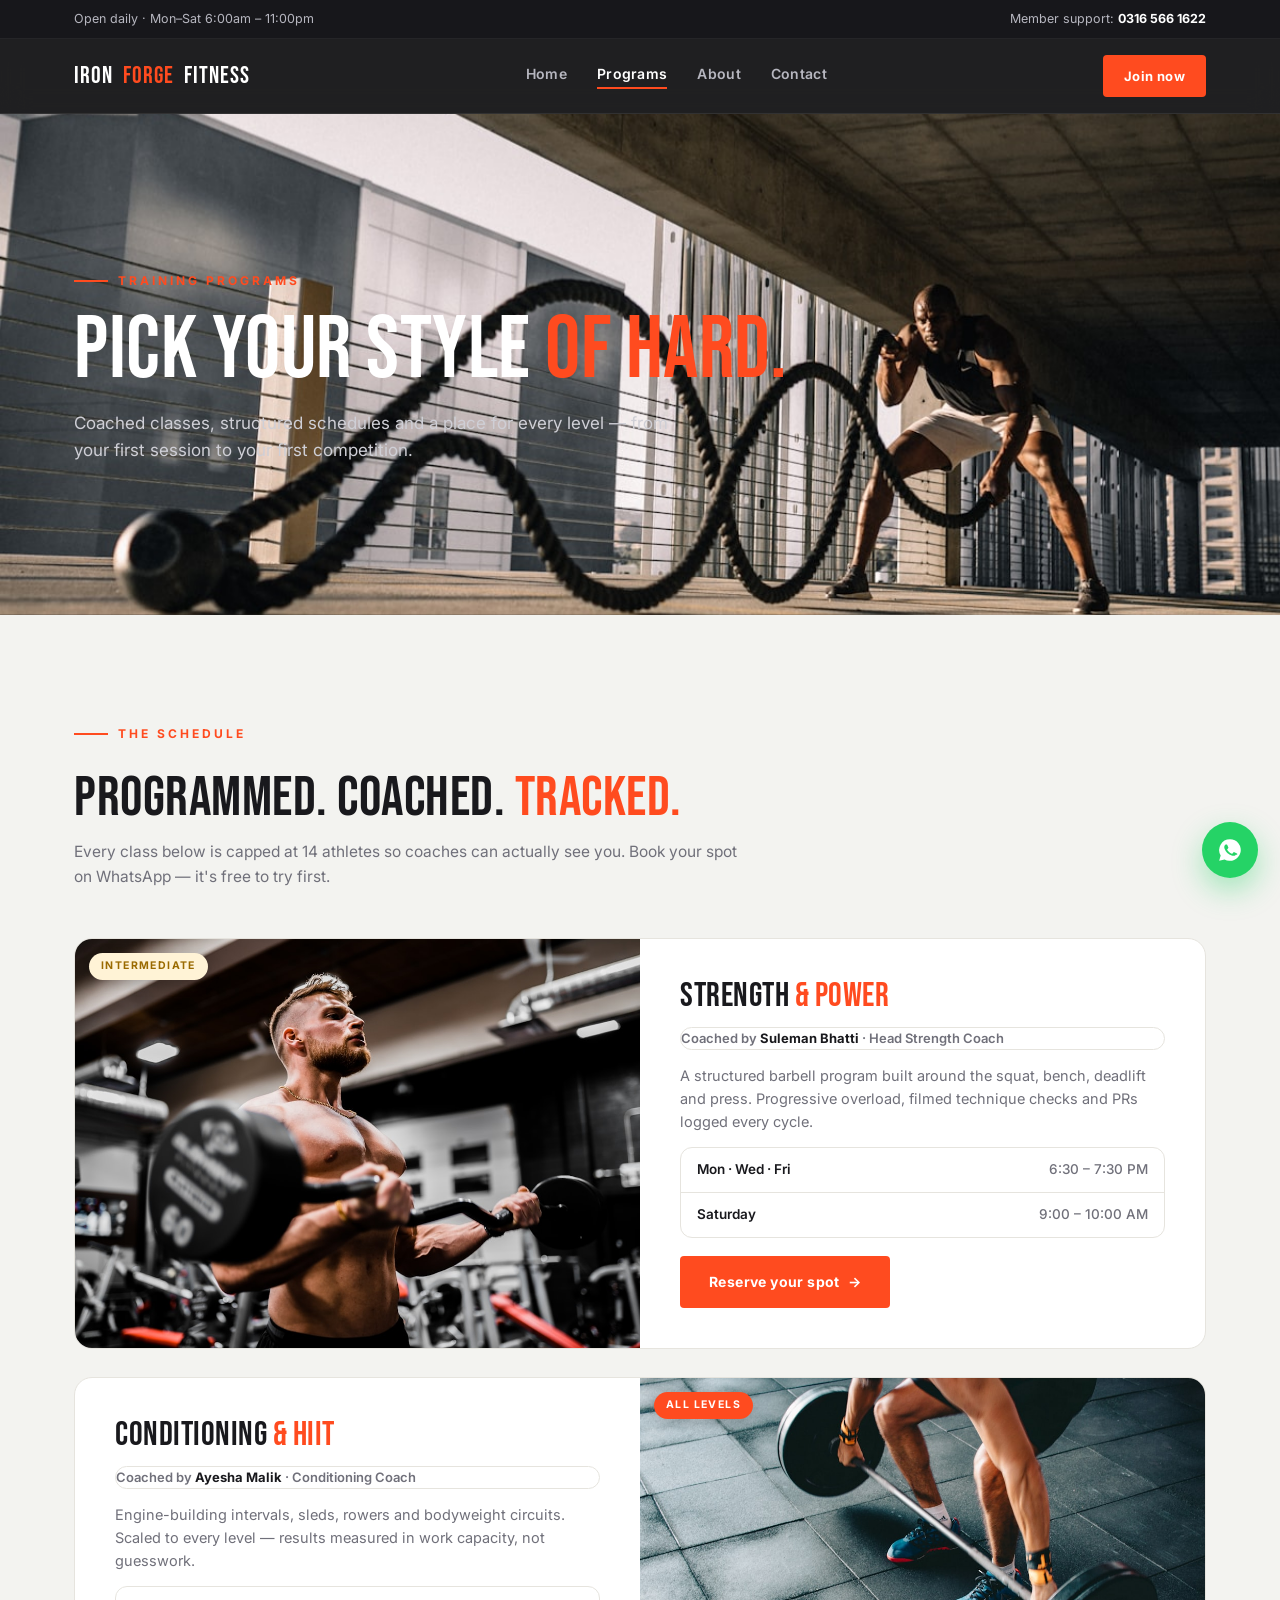
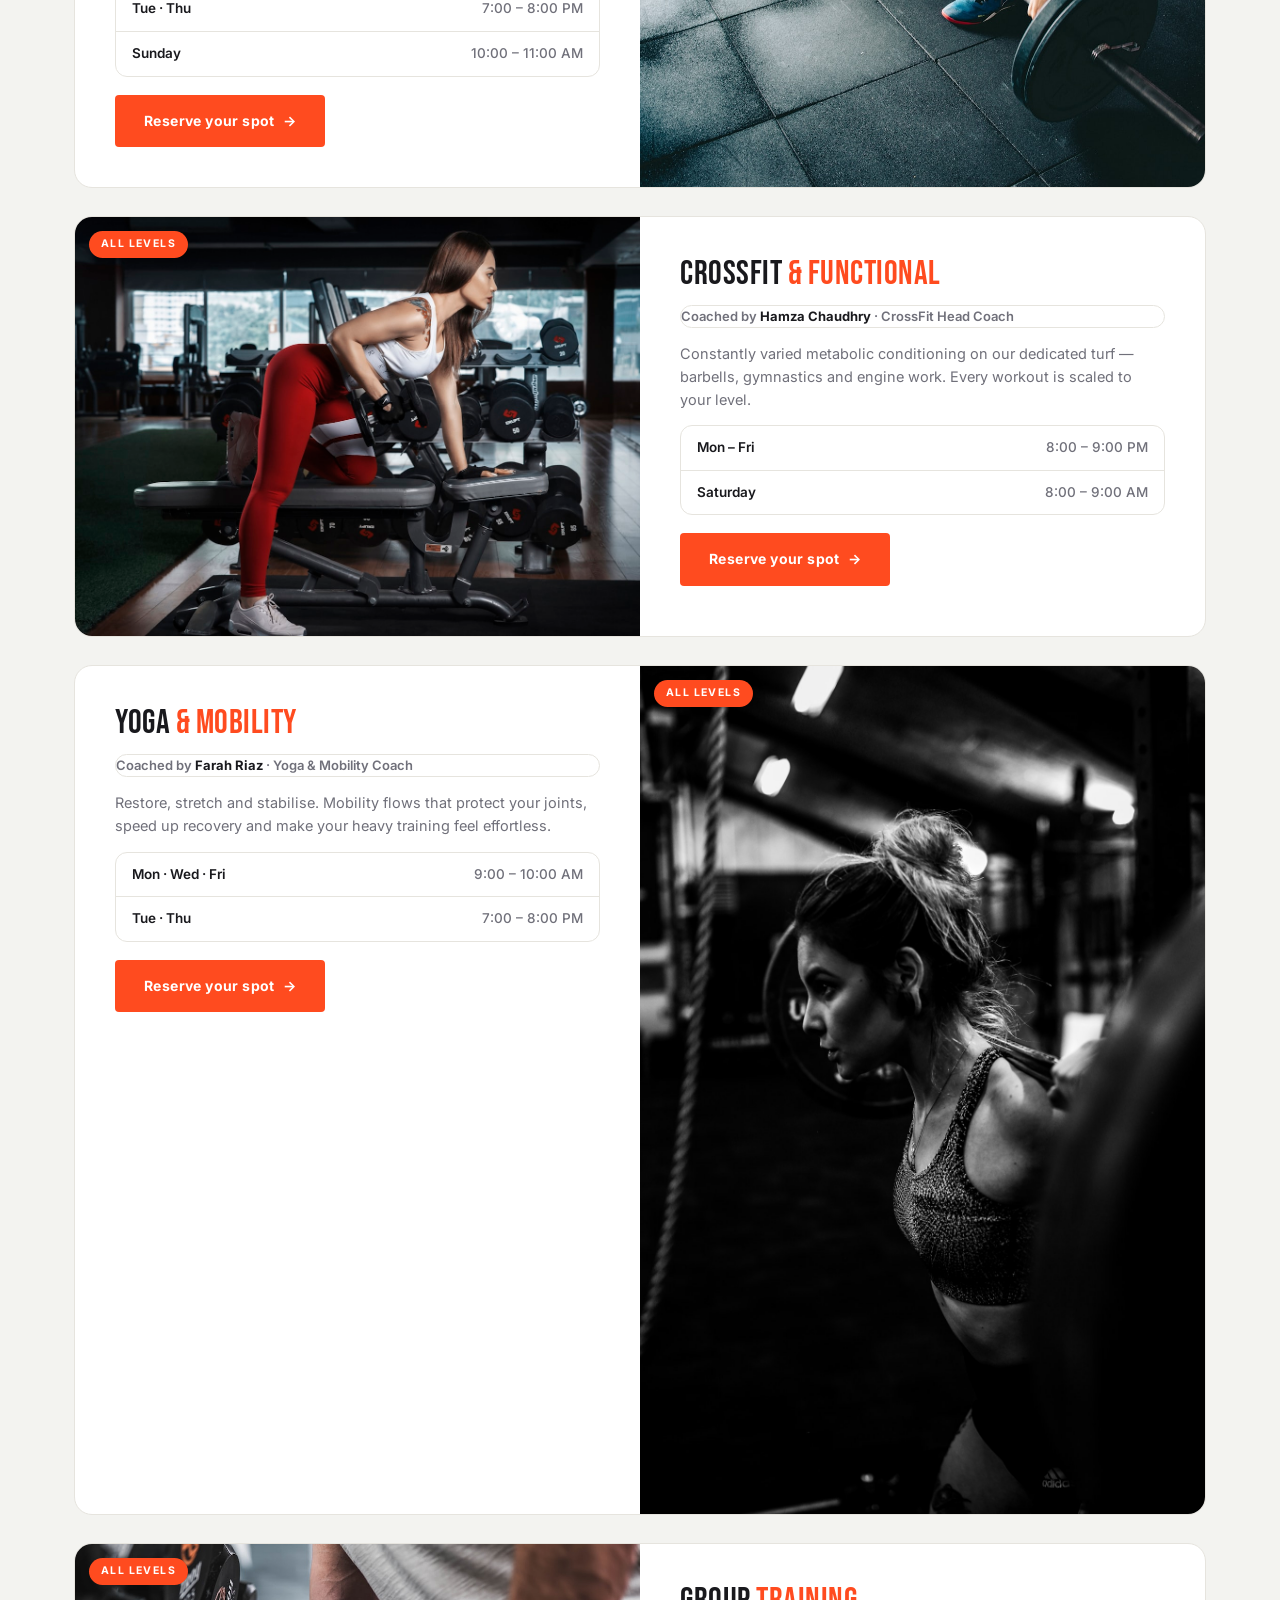
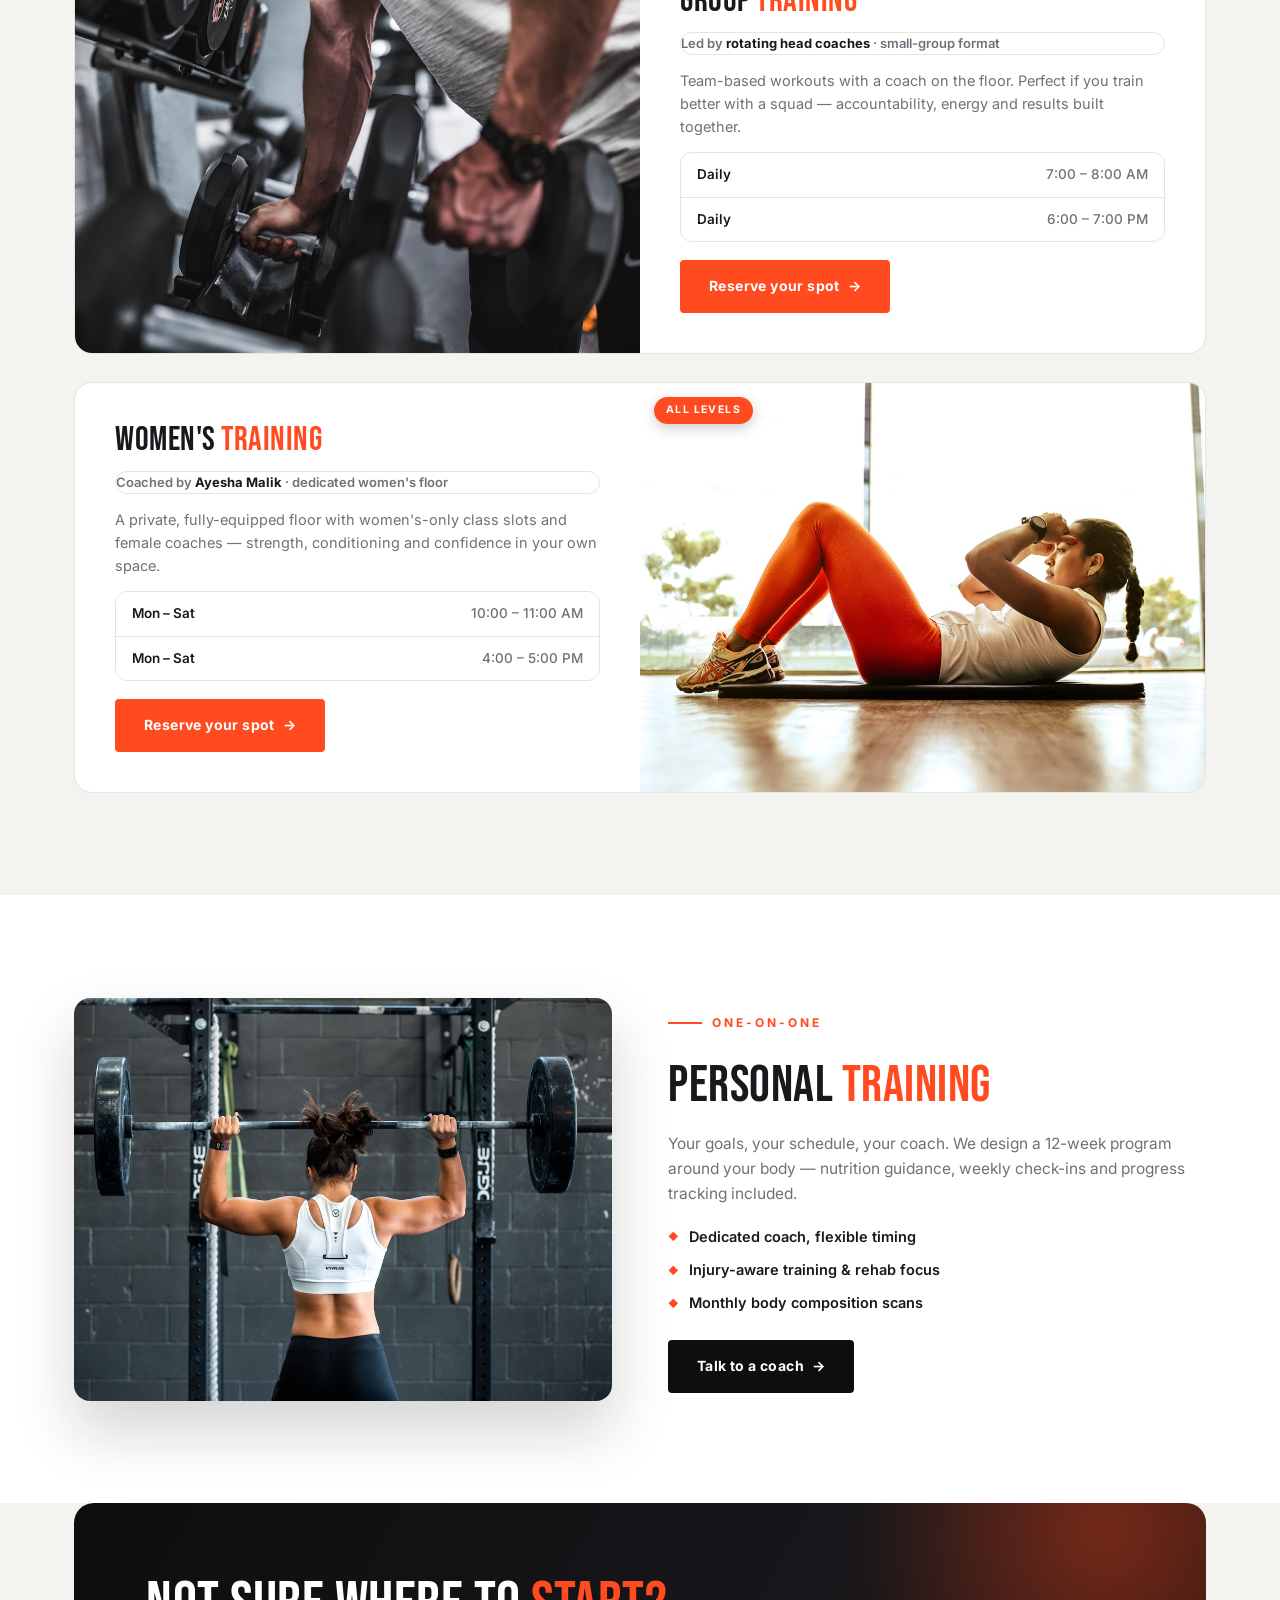
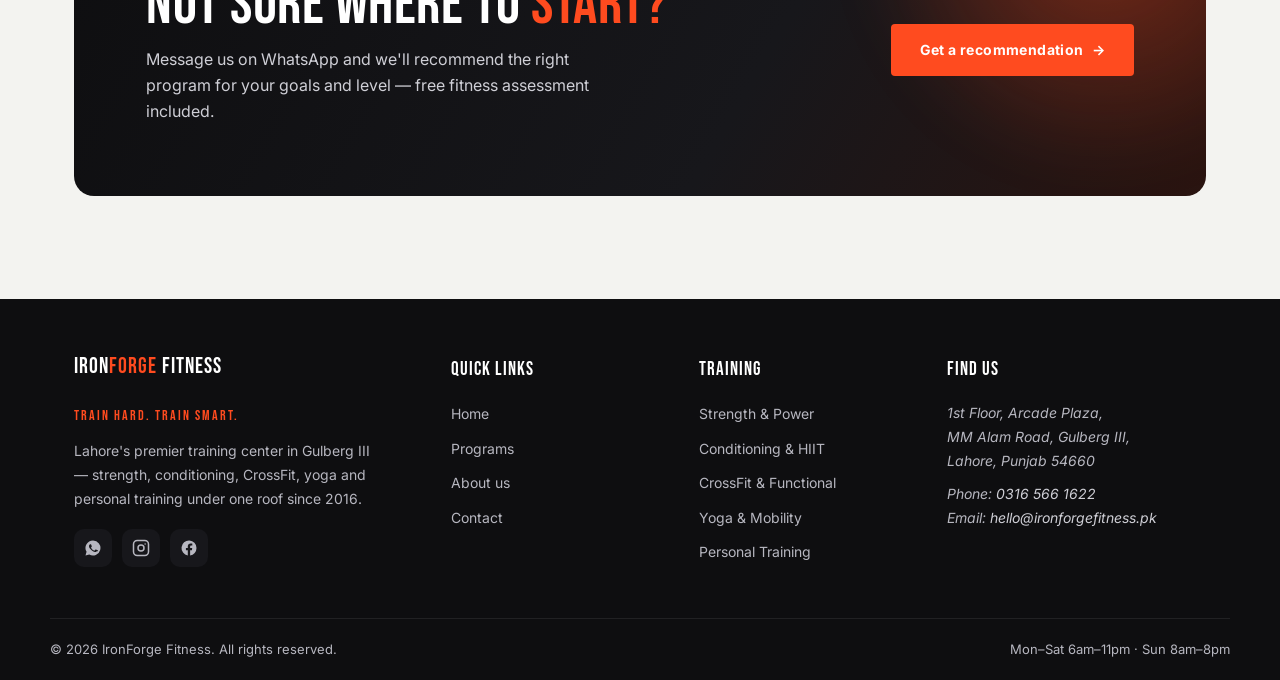
<file: programs.html>
<!DOCTYPE html>
<html lang="en">
<head>
<meta charset="UTF-8" />
<meta name="viewport" content="width=device-width, initial-scale=1.0" />
<link rel="icon" type="image/svg+xml" href="/favicon.svg" />
<title>Training Programs — IronForge Fitness Lahore</title>
<meta name="description" content="Explore IronForge Fitness programs in Lahore: Strength & Power, Conditioning & HIIT, CrossFit, Yoga & Mobility, group and women's training — coached, periodised and trackable." />
<meta name="theme-color" content="#0E0E10" />
<link rel="preconnect" href="https://fonts.googleapis.com" />
<link rel="preconnect" href="https://fonts.gstatic.com" crossorigin />
<link href="https://fonts.googleapis.com/css2?family=Bebas+Neue&family=Inter:wght@400;500;600;700;800&display=swap" rel="stylesheet" />
<link rel="stylesheet" href="css/style.css" />
</head>
<body>
<div class="sp" id="sp" aria-hidden="true"></div>
<a class="skip" href="#main">Skip to content</a>

<div class="top-bar"><div class="container"><span>Open daily · Mon–Sat 6:00am – 11:00pm</span><span>Member support: <a href="tel:+923165661622"><strong>0316 566 1622</strong></a></span></div></div>

<header id="site-header">
  <div class="container nav">
    <a class="brand" href="index.html">IRON<span>FORGE</span> FITNESS</a>
    <nav class="nav-links" id="nav-links" aria-label="Primary">
      <a href="index.html">Home</a>
      <a href="programs.html" aria-current="page">Programs</a>
      <a href="about.html">About</a>
      <a href="contact.html">Contact</a>
    </nav>
    <a class="btn btn-accent btn-sm" href="https://wa.me/923165661622?text=Hello%20IronForge%20Fitness!%20I'm%20interested%20in%20your%20membership%20plans." target="_blank" rel="noopener">Join now</a>
    <button class="nav-toggle" id="nav-toggle" aria-expanded="false" aria-controls="nav-links" aria-label="Toggle navigation menu">
      <span></span><span></span><span></span>
    </button>
  </div>
</header>

<main id="main">
  <section class="page-hero">
    <div class="hero-bg" aria-hidden="true" style="background-image:url('images/gym-12.jpg')"></div>
    <div class="container">
      <span class="kicker rise" style="--d:.05s">Training programs</span>
      <h1 class="rise" style="--d:.15s">PICK YOUR STYLE <span>OF HARD.</span></h1>
      <p class="rise" style="--d:.25s">Coached classes, structured schedules and a place for every level — from your first session to your first competition.</p>
    </div>
  </section>

  <section id="programs">
    <div class="container">
      <div class="sec-head reveal">
        <span class="kicker">The schedule</span>
        <h2>PROGRAMMED. COACHED. <span>TRACKED.</span></h2>
        <p>Every class below is capped at 14 athletes so coaches can actually see you. Book your spot on WhatsApp — it's free to try first.</p>
      </div>

      <div class="prog-rows">
        <article class="prog-row reveal" id="strength">
          <div class="prog-media prog-media-lg"><img src="images/gym-07.jpg" alt="Member pulling a heavy deadlift during Strength & Power class at IronForge" loading="lazy" /><span class="tag intermediate">Intermediate</span></div>
          <div class="prog-info">
            <h3>STRENGTH <span>&amp; POWER</span></h3>
            <span class="coach">Coached by <b>Suleman Bhatti</b> · Head Strength Coach</span>
            <p>A structured barbell program built around the squat, bench, deadlift and press. Progressive overload, filmed technique checks and PRs logged every cycle.</p>
            <ul class="sched">
              <li><span class="day">Mon · Wed · Fri</span><span>6:30 – 7:30 PM</span></li>
              <li><span class="day">Saturday</span><span>9:00 – 10:00 AM</span></li>
            </ul>
            <a class="btn btn-accent" href="https://wa.me/923165661622?text=Hello%20IronForge%20Fitness!%20Please%20send%20me%20the%20schedule%20for%20Strength%20%26%20Power." target="_blank" rel="noopener">Reserve your spot <span class="arr">→</span></a>
          </div>
        </article>

        <article class="prog-row reveal" id="conditioning">
          <div class="prog-media prog-media-lg"><img src="images/gym-10.jpg" alt="Members pushing through interval work on the cardio deck at IronForge" loading="lazy" /><span class="tag all">All levels</span></div>
          <div class="prog-info">
            <h3>CONDITIONING <span>&amp; HIIT</span></h3>
            <span class="coach">Coached by <b>Ayesha Malik</b> · Conditioning Coach</span>
            <p>Engine-building intervals, sleds, rowers and bodyweight circuits. Scaled to every level — results measured in work capacity, not guesswork.</p>
            <ul class="sched">
              <li><span class="day">Tue · Thu</span><span>7:00 – 8:00 PM</span></li>
              <li><span class="day">Sunday</span><span>10:00 – 11:00 AM</span></li>
            </ul>
            <a class="btn btn-accent" href="https://wa.me/923165661622?text=Hello%20IronForge%20Fitness!%20Please%20send%20me%20the%20schedule%20for%20Conditioning%20%26%20HIIT." target="_blank" rel="noopener">Reserve your spot <span class="arr">→</span></a>
          </div>
        </article>

        <article class="prog-row reveal" id="crossfit">
          <div class="prog-media prog-media-lg"><img src="images/gym-09.jpg" alt="Athletes in a functional CrossFit circuit on the turf at IronForge" loading="lazy" /><span class="tag all">All levels</span></div>
          <div class="prog-info">
            <h3>CROSSFIT <span>&amp; FUNCTIONAL</span></h3>
            <span class="coach">Coached by <b>Hamza Chaudhry</b> · CrossFit Head Coach</span>
            <p>Constantly varied metabolic conditioning on our dedicated turf — barbells, gymnastics and engine work. Every workout is scaled to your level.</p>
            <ul class="sched">
              <li><span class="day">Mon – Fri</span><span>8:00 – 9:00 PM</span></li>
              <li><span class="day">Saturday</span><span>8:00 – 9:00 AM</span></li>
            </ul>
            <a class="btn btn-accent" href="https://wa.me/923165661622?text=Hello%20IronForge%20Fitness!%20Please%20send%20me%20the%20schedule%20for%20CrossFit%20%26%20Functional." target="_blank" rel="noopener">Reserve your spot <span class="arr">→</span></a>
          </div>
        </article>

        <article class="prog-row reveal" id="yoga">
          <div class="prog-media prog-media-lg"><img src="images/gym-11.jpg" alt="Member in a deep stretch during Yoga & Mobility class at IronForge" loading="lazy" /><span class="tag all">All levels</span></div>
          <div class="prog-info">
            <h3>YOGA <span>&amp; MOBILITY</span></h3>
            <span class="coach">Coached by <b>Farah Riaz</b> · Yoga &amp; Mobility Coach</span>
            <p>Restore, stretch and stabilise. Mobility flows that protect your joints, speed up recovery and make your heavy training feel effortless.</p>
            <ul class="sched">
              <li><span class="day">Mon · Wed · Fri</span><span>9:00 – 10:00 AM</span></li>
              <li><span class="day">Tue · Thu</span><span>7:00 – 8:00 PM</span></li>
            </ul>
            <a class="btn btn-accent" href="https://wa.me/923165661622?text=Hello%20IronForge%20Fitness!%20Please%20send%20me%20the%20schedule%20for%20Yoga%20%26%20Mobility." target="_blank" rel="noopener">Reserve your spot <span class="arr">→</span></a>
          </div>
        </article>

        <article class="prog-row reveal" id="group">
          <div class="prog-media prog-media-lg"><img src="images/gym-03.jpg" alt="Small group training session in progress at IronForge Fitness" loading="lazy" /><span class="tag all">All levels</span></div>
          <div class="prog-info">
            <h3>GROUP <span>TRAINING</span></h3>
            <span class="coach">Led by <b>rotating head coaches</b> · small-group format</span>
            <p>Team-based workouts with a coach on the floor. Perfect if you train better with a squad — accountability, energy and results built together.</p>
            <ul class="sched">
              <li><span class="day">Daily</span><span>7:00 – 8:00 AM</span></li>
              <li><span class="day">Daily</span><span>6:00 – 7:00 PM</span></li>
            </ul>
            <a class="btn btn-accent" href="https://wa.me/923165661622?text=Hello%20IronForge%20Fitness!%20I'd%20like%20to%20join%20a%20group%20training%20session." target="_blank" rel="noopener">Reserve your spot <span class="arr">→</span></a>
          </div>
        </article>

        <article class="prog-row reveal" id="womens">
          <div class="prog-media prog-media-lg"><img src="images/gym-08.jpg" alt="Women's training session on the dedicated floor at IronForge Fitness" loading="lazy" /><span class="tag all">All levels</span></div>
          <div class="prog-info">
            <h3>WOMEN'S <span>TRAINING</span></h3>
            <span class="coach">Coached by <b>Ayesha Malik</b> · dedicated women's floor</span>
            <p>A private, fully-equipped floor with women's-only class slots and female coaches — strength, conditioning and confidence in your own space.</p>
            <ul class="sched">
              <li><span class="day">Mon – Sat</span><span>10:00 – 11:00 AM</span></li>
              <li><span class="day">Mon – Sat</span><span>4:00 – 5:00 PM</span></li>
            </ul>
            <a class="btn btn-accent" href="https://wa.me/923165661622?text=Hello%20IronForge%20Fitness!%20Please%20share%20details%20about%20the%20women's%20training%20program." target="_blank" rel="noopener">Reserve your spot <span class="arr">→</span></a>
          </div>
        </article>
      </div>
    </div>
  </section>

  <section id="personal" class="alt">
    <div class="container">
      <div class="split">
        <div class="split-media reveal"><img src="images/gym-06.jpg" alt="IronForge personal training coach working one-on-one with a client" loading="lazy" /></div>
        <div class="text reveal">
          <span class="kicker">One-on-one</span>
          <h2>PERSONAL <span>TRAINING</span></h2>
          <p>Your goals, your schedule, your coach. We design a 12-week program around your body — nutrition guidance, weekly check-ins and progress tracking included.</p>
          <ul>
            <li>Dedicated coach, flexible timing</li>
            <li>Injury-aware training &amp; rehab focus</li>
            <li>Monthly body composition scans</li>
          </ul>
          <a class="btn btn-dark" href="https://wa.me/923165661622?text=Hello%20IronForge%20Fitness!%20I'd%20like%20to%20know%20more%20about%20personal%20training." target="_blank" rel="noopener">Talk to a coach <span class="arr">→</span></a>
        </div>
      </div>
    </div>
  </section>

  <section id="visit" style="padding-top:0">
    <div class="container">
      <div class="cta-band reveal">
        <div>
          <h2>Not sure where to <span>start?</span></h2>
          <p>Message us on WhatsApp and we'll recommend the right program for your goals and level — free fitness assessment included.</p>
        </div>
        <a class="btn btn-accent" href="https://wa.me/923165661622?text=Hello%20IronForge%20Fitness!%20I'd%20like%20help%20choosing%20the%20right%20program." target="_blank" rel="noopener">Get a recommendation <span class="arr">→</span></a>
      </div>
    </div>
  </section>
</main>

<footer>
  <div class="container footer-grid">
    <div class="footer-about">
      <a class="brand" href="index.html">IRON<span>FORGE</span> FITNESS</a>
      <p class="tagline">Train hard. Train smart.</p>
      <p>Lahore's premier training center in Gulberg III — strength, conditioning, CrossFit, yoga and personal training under one roof since 2016.</p>
      <div class="social">
        <a href="https://wa.me/923165661622" target="_blank" rel="noopener" aria-label="IronForge Fitness on WhatsApp"><svg width="18" height="18" viewBox="0 0 24 24" fill="currentColor" aria-hidden="true"><path d="M12 2a10 10 0 0 0-8.6 15.1L2 22l5-1.3A10 10 0 1 0 12 2zm5.5 14.1c-.2.6-1.2 1.2-1.7 1.2-.5.1-1 .2-3.3-.7-2.8-1.1-4.6-4-4.7-4.2-.1-.2-1.1-1.5-1.1-2.9s.7-2 1-2.3c.2-.3.5-.3.7-.3h.5c.2 0 .4 0 .6.5l.9 2.1c.1.2.1.4 0 .6l-.5.7-.4.4c-.1.1-.3.3-.1.6.2.3.8 1.3 1.7 2.1 1.2 1.1 2.2 1.4 2.5 1.5.3.2.5.1.7-.1l1-1.2c.2-.3.4-.2.7-.1l2 1c.3.1.5.2.6.3.1.1.1.8-.1 1.3z"/></svg></a>
        <a href="#" aria-label="IronForge Fitness on Instagram"><svg width="18" height="18" viewBox="0 0 24 24" fill="none" stroke="currentColor" stroke-width="2" aria-hidden="true"><rect x="2" y="2" width="20" height="20" rx="5"/><circle cx="12" cy="12" r="4"/><circle cx="17.5" cy="6.5" r="1" fill="currentColor" stroke="none"/></svg></a>
        <a href="#" aria-label="IronForge Fitness on Facebook"><svg width="18" height="18" viewBox="0 0 24 24" fill="currentColor" aria-hidden="true"><path d="M22 12a10 10 0 1 0-11.6 9.9v-7H7.9V12h2.5V9.8c0-2.5 1.5-3.9 3.8-3.9 1.1 0 2.2.2 2.2.2v2.5h-1.3c-1.2 0-1.6.8-1.6 1.6V12h2.8l-.4 2.9h-2.4v7A10 10 0 0 0 22 12z"/></svg></a>
      </div>
    </div>
    <div class="footer-col">
      <h3>Quick links</h3>
      <ul>
        <li><a href="index.html">Home</a></li>
        <li><a href="programs.html">Programs</a></li>
        <li><a href="about.html">About us</a></li>
        <li><a href="contact.html">Contact</a></li>
      </ul>
    </div>
    <div class="footer-col">
      <h3>Training</h3>
      <ul>
        <li><a href="programs.html#strength">Strength &amp; Power</a></li>
        <li><a href="programs.html#conditioning">Conditioning &amp; HIIT</a></li>
        <li><a href="programs.html#crossfit">CrossFit &amp; Functional</a></li>
        <li><a href="programs.html#yoga">Yoga &amp; Mobility</a></li>
        <li><a href="programs.html#personal">Personal Training</a></li>
      </ul>
    </div>
    <div class="footer-col">
      <h3>Find us</h3>
      <address>
        <p>1st Floor, Arcade Plaza,<br />MM Alam Road, Gulberg III,<br />Lahore, Punjab 54660</p>
        <p style="margin-top:10px">Phone: <a href="tel:+923165661622">0316 566 1622</a><br />Email: <a href="mailto:hello@ironforgefitness.pk">hello@ironforgefitness.pk</a></p>
      </address>
    </div>
  </div>
  <div class="container footer-bottom">
    <span>© 2026 IronForge Fitness. All rights reserved.</span>
    <span>Mon–Sat 6am–11pm · Sun 8am–8pm</span>
  </div>
</footer>

<a class="wa" href="https://wa.me/923165661622?text=Hello%20IronForge%20Fitness!%20I'm%20interested%20in%20your%20membership%20plans." target="_blank" rel="noopener" aria-label="Chat with IronForge Fitness on WhatsApp">
  <svg width="26" height="26" viewBox="0 0 24 24" fill="currentColor" aria-hidden="true"><path d="M12 2a10 10 0 0 0-8.6 15.1L2 22l5-1.3A10 10 0 1 0 12 2zm5.5 14.1c-.2.6-1.2 1.2-1.7 1.2-.5.1-1 .2-3.3-.7-2.8-1.1-4.6-4-4.7-4.2-.1-.2-1.1-1.5-1.1-2.9s.7-2 1-2.3c.2-.3.5-.3.7-.3h.5c.2 0 .4 0 .6.5l.9 2.1c.1.2.1.4 0 .6l-.5.7-.4.4c-.1.1-.3.3-.1.6.2.3.8 1.3 1.7 2.1 1.2 1.1 2.2 1.4 2.5 1.5.3.2.5.1.7-.1l1-1.2c.2-.3.4-.2.7-.1l2 1c.3.1.5.2.6.3.1.1.1.8-.1 1.3z"/></svg>
</a>

<script src="js/main.js"></script>
</body>
</html>
</file>
<file: css/style.css>
/* ================================================================
   IronForge Fitness — Multi-Page Stylesheet
   ================================================================ */

:root {
  --coal: #0E0E10;
  --coal-2: #17171B;
  --steel: #232329;
  --accent: #FF4B1F;
  --accent-h: #E63A10;
  --accent-soft: rgba(255, 75, 31, .12);
  --ink: #19191D;
  --muted: #70707A;
  --bg: #F3F3F0;
  --card: #FFFFFF;
  --line: #E6E4DE;
  --display: "Bebas Neue", "Arial Narrow", sans-serif;
  --sans: "Inter", system-ui, sans-serif;
}

*, *::before, *::after { margin: 0; padding: 0; box-sizing: border-box; }
html { scroll-behavior: smooth; }
body { font-family: var(--sans); color: var(--ink); background: var(--bg); line-height: 1.6; -webkit-font-smoothing: antialiased; }
::selection { background: var(--accent); color: #fff; }
a { color: inherit; }
img { max-width: 100%; display: block; }

/* ---- Utilities ---- */
.container { max-width: 1180px; margin: 0 auto; padding: 0 24px; }
.skip { position: absolute; left: -999px; top: 0; background: var(--accent); color: #fff; padding: 12px 20px; z-index: 300; font-weight: 600; border-radius: 0 0 12px 0; }
.skip:focus { left: 0; }
.sr-only { position: absolute; width: 1px; height: 1px; padding: 0; margin: -1px; overflow: hidden; clip: rect(0,0,0,0); border: 0; }

/* ---- Buttons ---- */
.btn {
  display: inline-flex; align-items: center; gap: 8px;
  padding: 14px 28px; border-radius: 4px; font-weight: 700; font-size: 14px;
  text-decoration: none; border: 1px solid transparent; cursor: pointer;
  font-family: var(--sans); letter-spacing: .4px;
  transition: transform .15s, box-shadow .2s, background .2s, border-color .2s, color .2s;
}
.btn:active { transform: scale(.97); }
.btn .arr { transition: transform .2s; }
.btn:hover .arr { transform: translateX(4px); }
.btn-accent { background: var(--accent); color: #fff; }
.btn-accent:hover { background: var(--accent-h); box-shadow: 0 14px 30px rgba(255, 75, 31, .38); }
.btn-dark { background: var(--coal); color: #fff; }
.btn-dark:hover { background: #000; box-shadow: 0 14px 30px rgba(14, 14, 16, .3); }
.btn-ghost { border-color: rgba(255, 255, 255, .35); color: #fff; background: rgba(255, 255, 255, .04); }
.btn-ghost:hover { border-color: #fff; background: rgba(255, 255, 255, .1); }
.btn-soft { background: #fff; color: var(--ink); border-color: var(--line); }
.btn-soft:hover { border-color: var(--ink); }
.btn-sm { padding: 10px 20px; font-size: 13px; }
.btn-block { width: 100%; justify-content: center; }

/* ---- Top bar ---- */
.top-bar { background: var(--coal-2); color: #B7B7C0; border-bottom: 1px solid rgba(255, 255, 255, .06); font-size: 12.5px; }
.top-bar .container { display: flex; justify-content: space-between; align-items: center; height: 38px; gap: 20px; }
.top-bar a { color: #fff; text-decoration: none; font-weight: 600; }
.top-bar a:hover { color: var(--accent); }
.top-bar strong { color: #fff; }

/* ---- Header ---- */
header {
  position: sticky; top: 0; z-index: 120;
  background: rgba(14, 14, 16, .92); backdrop-filter: blur(14px);
  border-bottom: 1px solid rgba(255, 255, 255, .08);
}
.nav { display: flex; align-items: center; justify-content: space-between; height: 74px; gap: 20px; }
.brand {
  font-family: var(--display); font-size: 24px; font-weight: 400; letter-spacing: 1px;
  text-decoration: none; color: #fff; line-height: 1; white-space: nowrap;
}
.brand span { color: var(--accent); }
.nav-links { display: flex; gap: 30px; align-items: center; }
.nav-links a { text-decoration: none; font-size: 14px; font-weight: 600; color: #B7B7C0; letter-spacing: .3px; transition: color .2s; }
.nav-links a:hover { color: #fff; }
.nav-links a[aria-current="page"] { color: #fff; box-shadow: inset 0 -2px 0 var(--accent); padding-bottom: 4px; }
.nav-toggle { display: none; background: none; border: none; cursor: pointer; padding: 8px; }
.nav-toggle span { display: block; width: 24px; height: 2px; background: #fff; margin: 5px 0; transition: .3s; }
.nav-open .nav-toggle span:nth-child(1) { transform: translateY(7px) rotate(45deg); }
.nav-open .nav-toggle span:nth-child(2) { opacity: 0; }
.nav-open .nav-toggle span:nth-child(3) { transform: translateY(-7px) rotate(-45deg); }

/* ---- Hero (home) ---- */
.hero {
  position: relative; min-height: 86vh; display: flex; align-items: center;
  color: #fff; overflow: hidden; padding: 120px 0;
}
.hero-bg { position: absolute; inset: 0; background-size: cover; background-position: center; will-change: transform; }
.hero::after {
  content: ""; position: absolute; inset: 0;
  background: linear-gradient(95deg, rgba(10, 10, 12, .9) 0%, rgba(10, 10, 12, .72) 45%, rgba(10, 10, 12, .28) 100%),
              linear-gradient(180deg, rgba(14, 14, 16, .55) 0%, transparent 30%, rgba(14, 14, 16, .85) 100%);
}
.hero .container { position: relative; z-index: 2; }
.hero-inner { max-width: 680px; }
.kicker {
  display: inline-flex; align-items: center; gap: 10px;
  font-size: 12px; font-weight: 700; letter-spacing: 3px; text-transform: uppercase;
  color: var(--accent); margin-bottom: 18px;
}
.kicker::before { content: ""; width: 34px; height: 2px; background: var(--accent); }
.hero h1 { font-family: var(--display); font-size: clamp(52px, 9vw, 104px); font-weight: 400; line-height: .94; letter-spacing: .5px; text-wrap: balance; }
.hero h1 span { color: var(--accent); }
.hero-inner > p { color: #CFCFD6; max-width: 560px; margin: 22px 0 30px; font-size: 17px; }
.hero-actions { display: flex; gap: 14px; flex-wrap: wrap; }
.hero-proof { display: flex; gap: 26px; flex-wrap: wrap; margin-top: 40px; }
.hero-proof div { display: flex; align-items: center; gap: 10px; font-size: 13.5px; font-weight: 600; color: #E4E4E9; }
.hero-proof .chk { color: var(--accent); font-size: 16px; }
.hero .rise { opacity: 0; animation: rise .7s cubic-bezier(.22, 1, .36, 1) forwards; animation-delay: var(--d, 0s); }
@keyframes rise { from { opacity: 0; transform: translateY(26px); } to { opacity: 1; transform: none; } }

/* ---- Marquee ---- */
.marquee { overflow: hidden; background: var(--coal); color: #E4E4E9; padding: 16px 0; border-bottom: 1px solid rgba(255, 255, 255, .08); }
.marquee-track { display: flex; gap: 56px; width: max-content; animation: scrollX 34s linear infinite; }
.marquee span { font-family: var(--display); font-size: 19px; letter-spacing: 2px; text-transform: uppercase; white-space: nowrap; display: flex; align-items: center; gap: 56px; color: #9A9AA4; }
.marquee span::after { content: "◆"; color: var(--accent); font-size: 11px; }
@keyframes scrollX { to { transform: translateX(-50%); } }

/* ---- Stats ---- */
.stats { border-bottom: 1px solid var(--line); background: var(--card); }
.stats-grid { display: grid; grid-template-columns: repeat(4, 1fr); gap: 24px; padding: 46px 0; text-align: center; }
.stat strong { font-family: var(--display); font-size: 42px; font-weight: 400; letter-spacing: 1px; color: var(--coal); line-height: 1; display: block; }
.stat span { font-size: 13px; color: var(--muted); font-weight: 600; letter-spacing: .4px; text-transform: uppercase; }

/* ---- Sections ---- */
section { padding: clamp(68px, 8vw, 108px) 0; }
.sec-head { max-width: 680px; margin-bottom: 48px; }
.sec-head h2 { font-family: var(--display); font-size: clamp(38px, 5vw, 56px); font-weight: 400; line-height: .98; letter-spacing: .5px; margin-top: 10px; text-wrap: balance; }
.sec-head h2 span { color: var(--accent); }
.sec-head p { color: var(--muted); margin-top: 14px; font-size: 15.5px; }
.sec-center { margin-left: auto; margin-right: auto; text-align: center; }
.sec-center .kicker::before { display: none; }
.alt { background: var(--card); }

/* ---- Featured program cards ---- */
.feat-grid { display: grid; grid-template-columns: repeat(3, 1fr); gap: 24px; }
.prog {
  background: var(--card); border: 1px solid var(--line); border-radius: 14px;
  overflow: hidden; display: flex; flex-direction: column; transition: transform .25s, box-shadow .25s;
}
.prog:hover { transform: translateY(-6px); box-shadow: 0 26px 54px rgba(14, 14, 16, .14); }
.prog-media { position: relative; display: block; aspect-ratio: 4 / 3; overflow: hidden; }
.prog-media img { width: 100%; height: 100%; object-fit: cover; transition: transform .5s ease; }
.prog:hover .prog-media img { transform: scale(1.06); }
.tag {
  position: absolute; top: 14px; left: 14px; z-index: 2; font-size: 10.5px; font-weight: 700;
  text-transform: uppercase; letter-spacing: 1.4px; padding: 5px 12px; border-radius: 999px;
  background: #fff; color: var(--ink); box-shadow: 0 4px 14px rgba(0, 0, 0, .2);
}
.tag.beginner { background: #DDF3E4; color: #127A3A; }
.tag.intermediate { background: #FFF3D6; color: #9A6A00; }
.tag.advanced { background: #FFE0DA; color: #C5300F; }
.tag.all { background: var(--accent); color: #fff; }
.prog-body { padding: 22px; display: flex; flex-direction: column; gap: 10px; flex: 1; }
.prog-body h3 { font-family: var(--display); font-size: 25px; font-weight: 400; letter-spacing: .5px; line-height: 1; }
.prog-body p { font-size: 14px; color: var(--muted); flex: 1; }
.prog-body .btn { align-self: flex-start; }
.prog-meta { display: flex; gap: 16px; font-size: 12.5px; color: var(--muted); border-top: 1px solid var(--line); padding-top: 14px; margin-top: auto; }
.prog-meta b { color: var(--ink); }
.prog-all {
  background: linear-gradient(160deg, var(--coal) 0%, var(--coal-2) 100%);
  border: 1px solid var(--coal); color: #fff; display: flex; flex-direction: column;
  align-items: flex-start; justify-content: center; gap: 14px; padding: 32px; border-radius: 14px;
}
.prog-all h3 { font-family: var(--display); font-size: 30px; font-weight: 400; letter-spacing: .5px; line-height: 1.05; }
.prog-all p { color: #B7B7C0; font-size: 14px; }
.prog-all .count { font-family: var(--display); font-size: 46px; color: var(--accent); line-height: 1; }

/* ---- About split ---- */
.split { display: grid; grid-template-columns: 1fr 1fr; gap: 56px; align-items: center; }
.split .text h2 { font-family: var(--display); font-size: clamp(38px, 5vw, 52px); font-weight: 400; letter-spacing: .5px; line-height: 1; margin: 10px 0 20px; }
.split .text h2 span { color: var(--accent); }
.split .text p { color: var(--muted); font-size: 15.5px; margin-bottom: 14px; }
.split .text ul { list-style: none; margin: 18px 0 26px; display: grid; gap: 10px; }
.split .text ul li { font-size: 14.5px; font-weight: 600; display: flex; gap: 10px; align-items: center; }
.split .text ul li::before { content: "◆"; color: var(--accent); font-size: 10px; }
.split-media { position: relative; border-radius: 16px; overflow: hidden; aspect-ratio: 4 / 3; box-shadow: 0 30px 60px rgba(14, 14, 16, .18); }
.split-media img { width: 100%; height: 100%; object-fit: cover; }
.split-badge {
  position: absolute; bottom: 18px; left: 18px; background: rgba(14, 14, 16, .86); backdrop-filter: blur(8px);
  color: #fff; padding: 14px 20px; border-radius: 12px; border-left: 3px solid var(--accent);
}
.split-badge strong { font-family: var(--display); font-size: 28px; letter-spacing: 1px; display: block; line-height: 1; color: var(--accent); }
.split-badge span { font-size: 12.5px; color: #CFCFD6; }

/* ---- Testimonials ---- */
.tst-grid { display: grid; grid-template-columns: repeat(3, 1fr); gap: 24px; }
.tst { background: var(--card); border: 1px solid var(--line); border-radius: 14px; padding: 28px; display: flex; flex-direction: column; gap: 12px; }
.tst .stars { color: #F5A623; letter-spacing: 2px; font-size: 14px; }
.tst blockquote { font-size: 14.5px; color: var(--muted); font-style: italic; flex: 1; }
.tst .who { display: flex; align-items: center; gap: 12px; }
.tst .init {
  width: 44px; height: 44px; border-radius: 50%; background: var(--coal); color: #fff;
  display: flex; align-items: center; justify-content: center;
  font-family: var(--display); font-size: 19px; letter-spacing: 1px;
}
.tst .who strong { font-size: 14px; display: block; }
.tst .who span { font-size: 12.5px; color: var(--muted); }

/* ---- Pricing ---- */
.price-grid { display: grid; grid-template-columns: repeat(3, 1fr); gap: 24px; align-items: stretch; }
.price { background: var(--card); border: 1px solid var(--line); border-radius: 16px; padding: 34px; display: flex; flex-direction: column; gap: 6px; position: relative; }
.price h3 { font-family: var(--display); font-size: 26px; font-weight: 400; letter-spacing: .5px; }
.price .amt { font-family: var(--display); font-size: 52px; font-weight: 400; letter-spacing: 1px; color: var(--coal); line-height: 1; margin: 8px 0 2px; }
.price .amt small { font-size: 18px; color: var(--muted); }
.price .per { font-size: 13px; color: var(--muted); margin-bottom: 6px; }
.price ul { list-style: none; margin: 12px 0 22px; display: grid; gap: 9px; flex: 1; }
.price ul li { font-size: 13.5px; color: var(--muted); display: flex; gap: 9px; align-items: flex-start; }
.price ul li::before { content: "✓"; color: var(--accent); font-weight: 700; }
.price.featured { background: var(--coal); border-color: var(--coal); }
.price.featured h3, .price.featured .amt { color: #fff; }
.price.featured .per { color: #B7B7C0; }
.price.featured ul li { color: #CFCFD6; }
.price .pop { position: absolute; top: -13px; left: 50%; transform: translateX(-50%); background: var(--accent); color: #fff; font-size: 10.5px; font-weight: 700; letter-spacing: 1.6px; text-transform: uppercase; padding: 6px 16px; border-radius: 999px; }

/* ---- CTA band ---- */
.cta-band {
  position: relative; overflow: hidden; border-radius: 20px; color: #fff;
  background: linear-gradient(120deg, var(--coal) 0%, var(--coal-2) 60%, #2A1410 100%);
  padding: clamp(42px, 6vw, 72px); display: flex; align-items: center; justify-content: space-between; gap: 30px; flex-wrap: wrap;
}
.cta-band::before {
  content: ""; position: absolute; width: 44vmax; height: 44vmax; right: -14vmax; top: -20vmax; border-radius: 50%;
  background: radial-gradient(circle, rgba(255, 75, 31, .4), transparent 62%); filter: blur(24px); pointer-events: none;
}
.cta-band > * { position: relative; }
.cta-band h2 { font-family: var(--display); font-size: clamp(40px, 5vw, 60px); font-weight: 400; letter-spacing: .5px; line-height: 1; }
.cta-band h2 span { color: var(--accent); }
.cta-band p { color: #CFCFD6; margin-top: 12px; max-width: 460px; }

/* ---- Page hero (inner pages) ---- */
.page-hero {
  position: relative; color: #fff; padding: clamp(90px, 12vw, 150px) 0;
  background-size: cover; background-position: center;
}
.page-hero::before {
  content: ""; position: absolute; inset: 0;
  background: linear-gradient(100deg, rgba(12, 12, 14, .92) 0%, rgba(12, 12, 14, .78) 50%, rgba(12, 12, 14, .5) 100%),
              linear-gradient(180deg, rgba(14, 14, 16, .6), transparent 55%);
}
.page-hero .container { position: relative; z-index: 2; }
.page-hero h1 { font-family: var(--display); font-size: clamp(52px, 8vw, 88px); font-weight: 400; letter-spacing: .5px; line-height: .95; text-wrap: balance; }
.page-hero h1 span { color: var(--accent); }
.page-hero p { color: #CFCFD6; font-size: 17px; max-width: 600px; margin-top: 18px; }
.page-hero .rise { opacity: 0; animation: rise .7s cubic-bezier(.22, 1, .36, 1) forwards; animation-delay: var(--d, 0s); }

/* ---- Programs page ---- */
.prog-rows { display: grid; gap: 28px; }
.prog-row {
  display: grid; grid-template-columns: 1fr 1fr; gap: 0; background: var(--card);
  border: 1px solid var(--line); border-radius: 18px; overflow: hidden; scroll-margin-top: 100px;
  transition: box-shadow .25s, transform .25s;
}
.prog-row:hover { box-shadow: 0 24px 52px rgba(14, 14, 16, .13); transform: translateY(-3px); }
.prog-row:nth-child(even) .prog-media { order: 2; }
.prog-media.prog-media-lg { aspect-ratio: auto; min-height: 320px; }
.prog-info { padding: clamp(26px, 4vw, 40px); display: flex; flex-direction: column; gap: 14px; }
.prog-info h3 { font-family: var(--display); font-size: 34px; font-weight: 400; letter-spacing: .5px; line-height: 1; }
.prog-info h3 span { color: var(--accent); }
.prog-info .coach { font-size: 13px; color: var(--muted); font-weight: 600; }
.prog-info .coach b { color: var(--ink); }
.prog-info > p { font-size: 14.5px; color: var(--muted); }
.sched { list-style: none; border: 1px solid var(--line); border-radius: 12px; overflow: hidden; }
.sched li { display: flex; justify-content: space-between; gap: 12px; padding: 11px 16px; font-size: 13.5px; border-bottom: 1px solid var(--line); }
.sched li:last-child { border-bottom: 0; }
.sched li span { color: var(--muted); font-weight: 500; }
.sched li b { font-weight: 700; }
.sched .day { color: var(--ink); font-weight: 600; }
.prog-info .btn { align-self: flex-start; margin-top: 4px; }

/* ---- About page ---- */
.value-grid { display: grid; grid-template-columns: repeat(3, 1fr); gap: 24px; }
.value-card { background: var(--card); border: 1px solid var(--line); border-radius: 16px; padding: 30px; }
.value-card .ic {
  width: 50px; height: 50px; display: flex; align-items: center; justify-content: center;
  background: var(--accent-soft); border-radius: 12px; font-size: 21px; color: var(--accent); margin-bottom: 18px;
}
.value-card h3 { font-family: var(--display); font-size: 24px; font-weight: 400; letter-spacing: .5px; line-height: 1; margin-bottom: 10px; }
.value-card p { font-size: 14px; color: var(--muted); }

.gallery-grid { display: grid; grid-template-columns: repeat(4, 1fr); gap: 16px; }
.gallery-item { position: relative; border-radius: 14px; overflow: hidden; aspect-ratio: 4 / 3; }
.gallery-item img { width: 100%; height: 100%; object-fit: cover; transition: transform .5s ease; }
.gallery-item:hover img { transform: scale(1.07); }
.gallery-item figcaption {
  position: absolute; inset: auto 0 0 0; padding: 26px 14px 12px; font-size: 12.5px; font-weight: 700;
  letter-spacing: 1px; text-transform: uppercase; color: #fff;
  background: linear-gradient(180deg, transparent, rgba(12, 12, 14, .82)); text-align: center;
}

.coach-grid { display: grid; grid-template-columns: repeat(3, 1fr); gap: 24px; }
.coach { background: var(--card); border: 1px solid var(--line); border-radius: 16px; overflow: hidden; transition: transform .25s, box-shadow .25s; }
.coach:hover { transform: translateY(-5px); box-shadow: 0 24px 50px rgba(14, 14, 16, .13); }
.coach-media { aspect-ratio: 4 / 3.2; overflow: hidden; }
.coach-media img { width: 100%; height: 100%; object-fit: cover; object-position: top center; }
.coach-body { padding: 22px; text-align: center; }
.coach-body h3 { font-family: var(--display); font-size: 24px; font-weight: 400; letter-spacing: .5px; line-height: 1; }
.coach-body .role { font-size: 12px; font-weight: 700; letter-spacing: 1.4px; text-transform: uppercase; color: var(--accent); margin: 6px 0 10px; }
.coach-body p { font-size: 13.5px; color: var(--muted); }

/* ---- Contact page ---- */
.contact-grid { display: grid; grid-template-columns: 1fr 1.1fr; gap: 36px; align-items: start; }
.info-list { display: grid; gap: 18px; }
.info-item { display: flex; gap: 16px; background: var(--card); border: 1px solid var(--line); border-radius: 14px; padding: 22px; }
.info-item .ic {
  flex: none; width: 46px; height: 46px; border-radius: 11px; background: var(--accent-soft);
  color: var(--accent); display: flex; align-items: center; justify-content: center; font-size: 20px;
}
.info-item h3 { font-size: 15.5px; font-weight: 700; margin-bottom: 5px; }
.info-item p { font-size: 14px; color: var(--muted); }
.info-item a { color: var(--accent); text-decoration: none; font-weight: 600; }
.info-item a:hover { text-decoration: underline; }
.hours-table { width: 100%; border-collapse: collapse; margin-top: 4px; }
.hours-table td { font-size: 13.5px; padding: 4px 0; color: var(--muted); }
.hours-table td:last-child { text-align: right; font-weight: 700; color: var(--ink); }

.appt-card { background: var(--card); border: 1px solid var(--line); border-radius: 18px; padding: 32px; }
.appt-card h3 { font-family: var(--display); font-size: 32px; font-weight: 400; letter-spacing: .5px; line-height: 1; margin-bottom: 6px; }
.appt-card .sub { font-size: 14px; color: var(--muted); margin-bottom: 20px; }
.field { margin-bottom: 16px; }
.field label { display: block; font-size: 12.5px; font-weight: 700; color: var(--ink); margin-bottom: 6px; letter-spacing: .3px; }
.field input, .field select, .field textarea {
  width: 100%; padding: 13px 15px; border: 1px solid var(--line); border-radius: 10px;
  font-size: 14px; font-family: var(--sans); background: #FAFAF8; color: var(--ink); transition: border-color .2s, box-shadow .2s;
}
.field input:focus, .field select:focus, .field textarea:focus { outline: none; border-color: var(--accent); box-shadow: 0 0 0 3px rgba(255, 75, 31, .14); }
.field textarea { resize: vertical; min-height: 96px; }
.form-hint { font-size: 12.5px; color: var(--muted); margin-top: 12px; }
.form-error { display: none; margin-top: 5px; color: #C5300F; font-weight: 600; }
.field.has-error input, .field.has-error select, .field.has-error textarea { border-color: #C5300F; }
.field.has-error .form-error { display: block; }

.map-card {
  position: relative; border-radius: 18px; overflow: hidden; min-height: 340px; color: #fff;
  background-size: cover; background-position: center;
  display: flex; align-items: flex-end;
}
.map-card::before { content: ""; position: absolute; inset: 0; background: linear-gradient(180deg, rgba(12, 12, 14, .1), rgba(12, 12, 14, .9)); }
.map-card .map-body { position: relative; z-index: 2; padding: 30px; }
.map-card h3 { font-family: var(--display); font-size: 30px; font-weight: 400; letter-spacing: .5px; line-height: 1; }
.map-card p { color: #D6D6DC; font-size: 13.5px; margin: 8px 0 16px; max-width: 360px; }
.map-pin { position: absolute; top: 26px; left: 26px; z-index: 2; width: 52px; height: 52px; border-radius: 50% 50% 50% 0; transform: rotate(-45deg); background: var(--accent); display: flex; align-items: center; justify-content: center; box-shadow: 0 10px 26px rgba(255, 75, 31, .45); }
.map-pin svg { transform: rotate(45deg); }

/* ---- FAQ ---- */
.faq { max-width: 820px; margin: 0 auto; }
.faq details { border-bottom: 1px solid var(--line); }
.faq details:first-child { border-top: 1px solid var(--line); }
.faq summary {
  padding: 20px 0; font-size: 15.5px; font-weight: 700; cursor: pointer; list-style: none;
  display: flex; justify-content: space-between; align-items: center; gap: 16px;
}
.faq summary::after { content: "+"; font-size: 22px; color: var(--accent); transition: transform .25s; }
.faq details[open] summary::after { transform: rotate(45deg); }
.faq summary::-webkit-details-marker { display: none; }
.faq details p { padding: 0 0 20px; font-size: 14px; color: var(--muted); line-height: 1.7; max-width: 700px; }

/* ---- Footer ---- */
footer { background: var(--coal); color: #B7B7C0; padding-top: 56px; }
footer .brand { font-size: 22px; margin-bottom: 14px; display: inline-block; }
.footer-grid { display: grid; grid-template-columns: 1.6fr 1fr 1fr 1.2fr; gap: 32px; padding-bottom: 44px; }
.footer-col h3 { color: #fff; font-family: var(--display); font-size: 19px; font-weight: 400; letter-spacing: 1px; margin-bottom: 16px; }
.footer-col ul { list-style: none; }
.footer-col li { margin-bottom: 9px; }
.footer-col a { font-size: 14px; color: #B7B7C0; text-decoration: none; transition: color .2s; }
.footer-col a:hover { color: var(--accent); }
.footer-about p { font-size: 14px; line-height: 1.7; max-width: 300px; margin-top: 12px; }
.footer-about .tagline { font-family: var(--display); font-size: 14px; letter-spacing: 2px; color: var(--accent); text-transform: uppercase; }
.social { display: flex; gap: 10px; margin-top: 18px; }
.social a { width: 38px; height: 38px; border-radius: 10px; background: var(--coal-2); display: flex; align-items: center; justify-content: center; color: #B7B7C0; text-decoration: none; transition: background .2s, color .2s; }
.social a:hover { background: var(--accent); color: #fff; }
.footer-col address p { font-size: 14px; line-height: 1.7; }
.footer-col address a { color: #CFCFD6; }
.footer-bottom { border-top: 1px solid rgba(255, 255, 255, .08); padding: 20px 0; display: flex; justify-content: space-between; gap: 12px; flex-wrap: wrap; font-size: 13px; }

/* ---- WhatsApp FAB ---- */
.wa {
  position: fixed; right: 22px; bottom: 22px; z-index: 200; width: 56px; height: 56px;
  border-radius: 50%; background: #25D366; display: flex; align-items: center; justify-content: center;
  color: #fff; box-shadow: 0 12px 30px rgba(37, 211, 102, .4); text-decoration: none; transition: transform .2s;
}
.wa:hover { transform: scale(1.08); }

/* ---- Scroll progress / reveal / focus ---- */
.sp { position: fixed; top: 0; left: 0; height: 3px; width: 0; z-index: 999; background: linear-gradient(90deg, var(--accent), #FF8A5C); box-shadow: 0 0 12px rgba(255, 75, 31, .55); }
.reveal { opacity: 0; transform: translateY(22px); transition: opacity .6s ease, transform .6s ease; }
.reveal.in { opacity: 1; transform: none; }
:focus-visible { outline: 3px solid var(--accent); outline-offset: 2px; border-radius: 4px; }

/* ---- Cursor spotlight ---- */
.spot { position: relative; }
.spot::before {
  content: ""; position: absolute; inset: 0; border-radius: inherit; pointer-events: none;
  opacity: 0; transition: opacity .3s; z-index: 1;
  background: radial-gradient(340px circle at var(--mx, 50%) var(--my, 50%), rgba(255, 75, 31, .14), transparent 45%);
}
.spot:hover::before { opacity: 1; }

/* ---- Reduced motion ---- */
@media (prefers-reduced-motion: reduce) {
  html { scroll-behavior: auto; }
  .reveal { opacity: 1; transform: none; transition: none; }
  .hero .rise, .page-hero .rise { opacity: 1; transform: none; animation: none; }
  .marquee-track { animation: none !important; }
  .hero-bg { will-change: auto; }
}

/* ---- Responsive ---- */
@media (max-width: 1020px) {
  .feat-grid { grid-template-columns: 1fr 1fr; }
  .gallery-grid { grid-template-columns: 1fr 1fr; }
  .prog-row, .split { grid-template-columns: 1fr; }
  .prog-row:nth-child(even) .prog-media { order: 0; }
  .prog-media.prog-media-lg { min-height: 260px; }
  .contact-grid { grid-template-columns: 1fr; }
  .stats-grid { grid-template-columns: 1fr 1fr; }
  .footer-grid { grid-template-columns: 1fr 1fr; }
  .nav-links { display: none; }
  .nav-links.open {
    display: flex; flex-direction: column; align-items: flex-start; gap: 18px;
    position: absolute; top: 74px; left: 0; right: 0; background: var(--coal);
    padding: 24px; border-bottom: 1px solid rgba(255, 255, 255, .1); box-shadow: 0 20px 40px rgba(0, 0, 0, .3); z-index: 99;
  }
  .nav-links.open a { font-size: 16px; }
  .nav-toggle { display: block; }
  .nav .btn { display: none; }
}
@media (max-width: 640px) {
  .feat-grid, .tst-grid, .price-grid, .value-grid, .coach-grid { grid-template-columns: 1fr; }
  .stats-grid { grid-template-columns: 1fr 1fr; gap: 28px 12px; }
  .stats-grid { grid-template-columns: 1fr; }
  .cta-band { flex-direction: column; align-items: flex-start; }
  .top-bar .container { justify-content: center; text-align: center; height: auto; padding: 8px 16px; flex-direction: column; gap: 2px; }
  .footer-grid { grid-template-columns: 1fr; }
  .hero-actions .btn { width: 100%; justify-content: center; }
  .gallery-grid { grid-template-columns: 1fr; }
}
/* header logo + entrance animation (portfolio polish) */
header{animation:navIn .7s cubic-bezier(.2,.7,.2,1) both}
@keyframes navIn{from{transform:translateY(-100%);opacity:0}to{transform:none;opacity:1}}
.brand{display:flex;align-items:center;gap:10px}
.brand .logo{width:34px;height:34px;flex:none;animation:logoPop .6s .25s cubic-bezier(.34,1.56,.64,1) both}
.logo{animation:logoPop .6s .25s cubic-bezier(.34,1.56,.64,1) both}
@keyframes logoPop{from{opacity:0;transform:scale(.4) rotate(-14deg)}to{opacity:1;transform:none}}
.nav-links a{position:relative;padding-bottom:3px}
.nav-links a::after{content:"";position:absolute;left:0;bottom:0;width:0;height:1px;background:currentColor;transition:width .3s ease}
.nav-links a:hover::after{width:100%}
</file>
